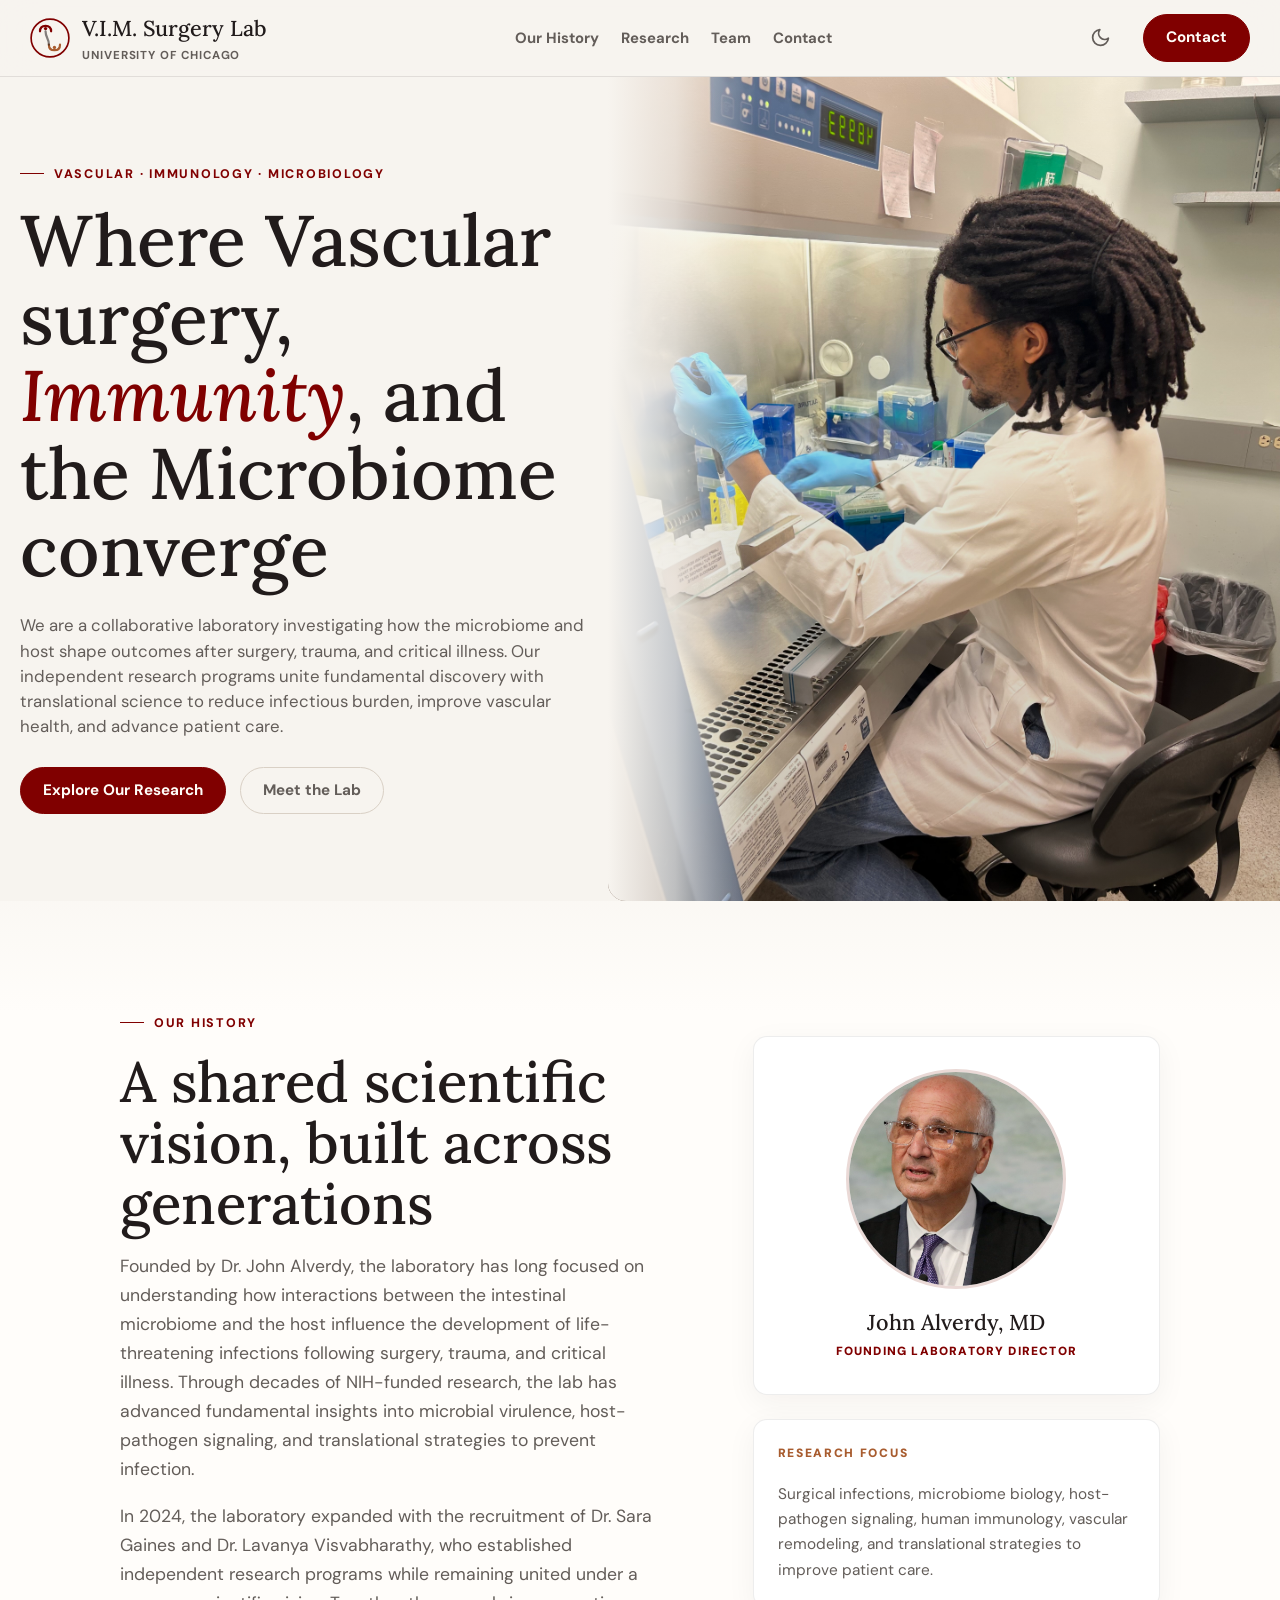
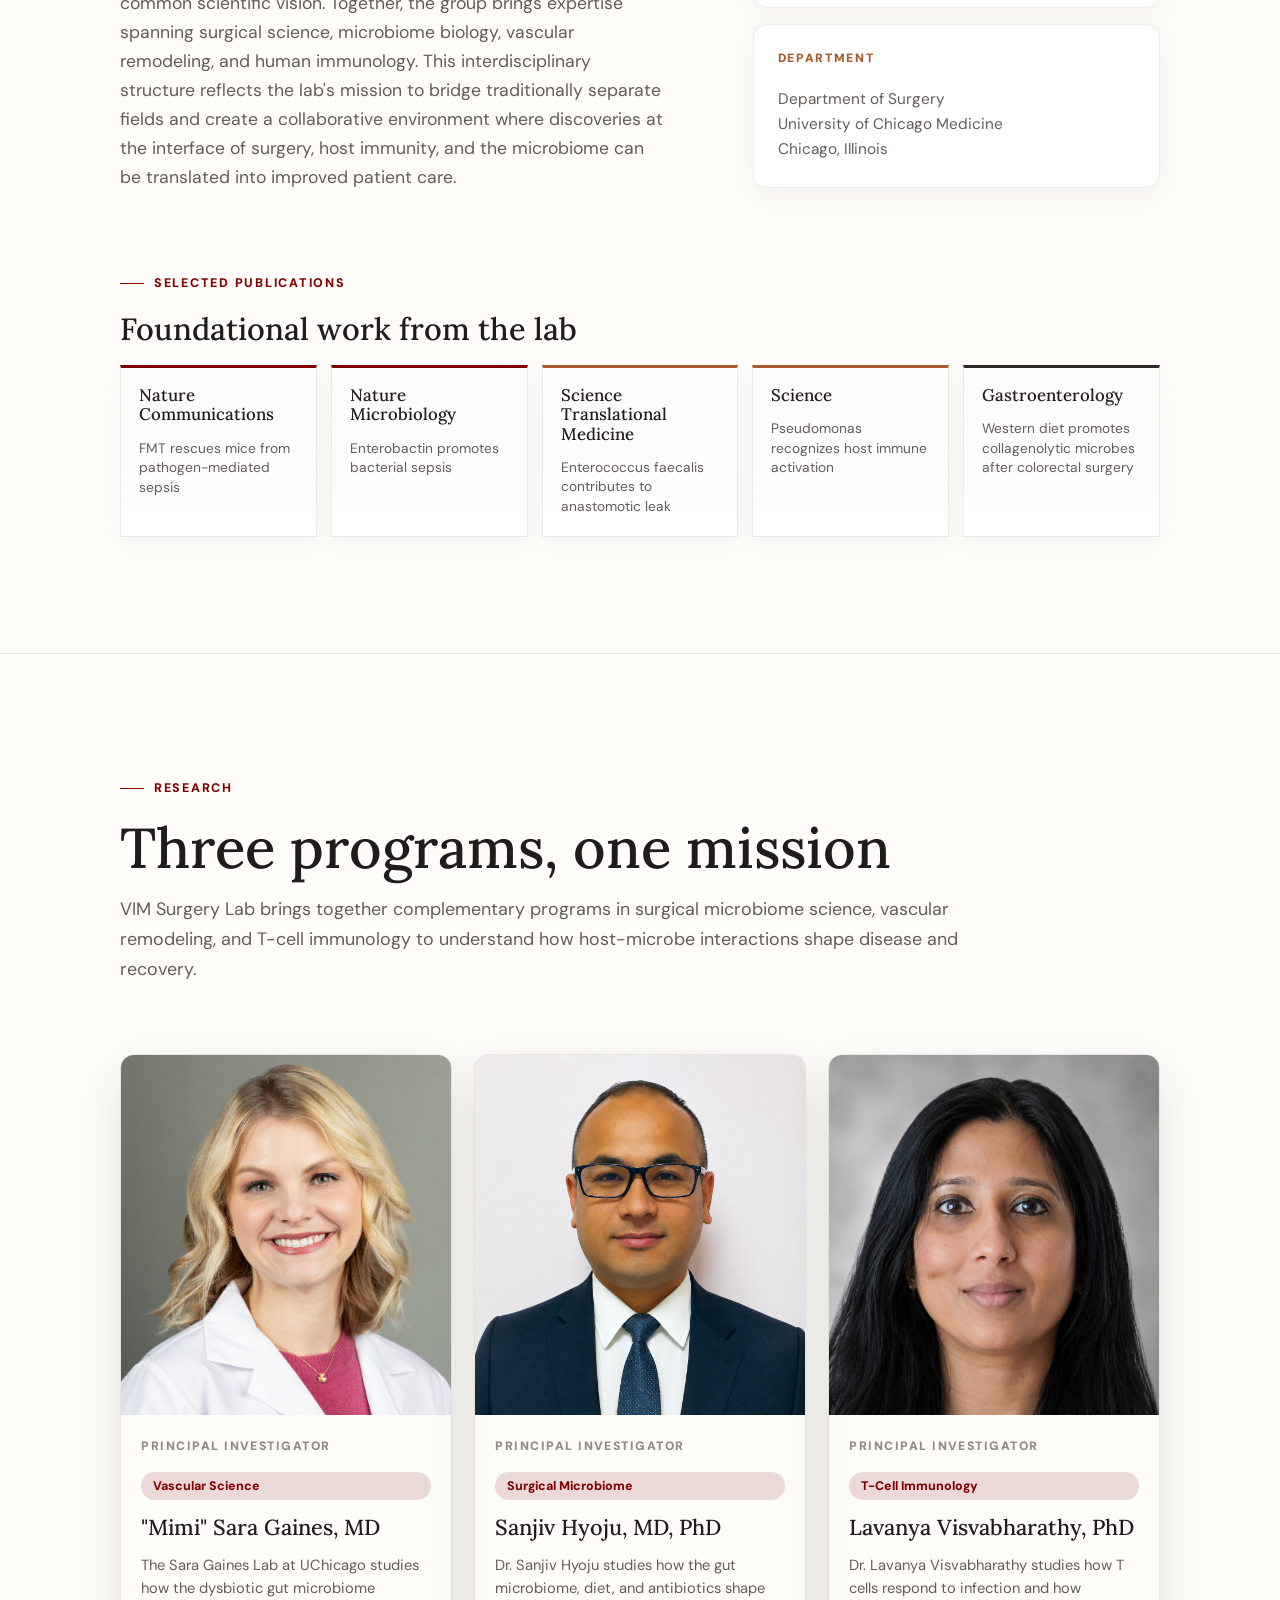
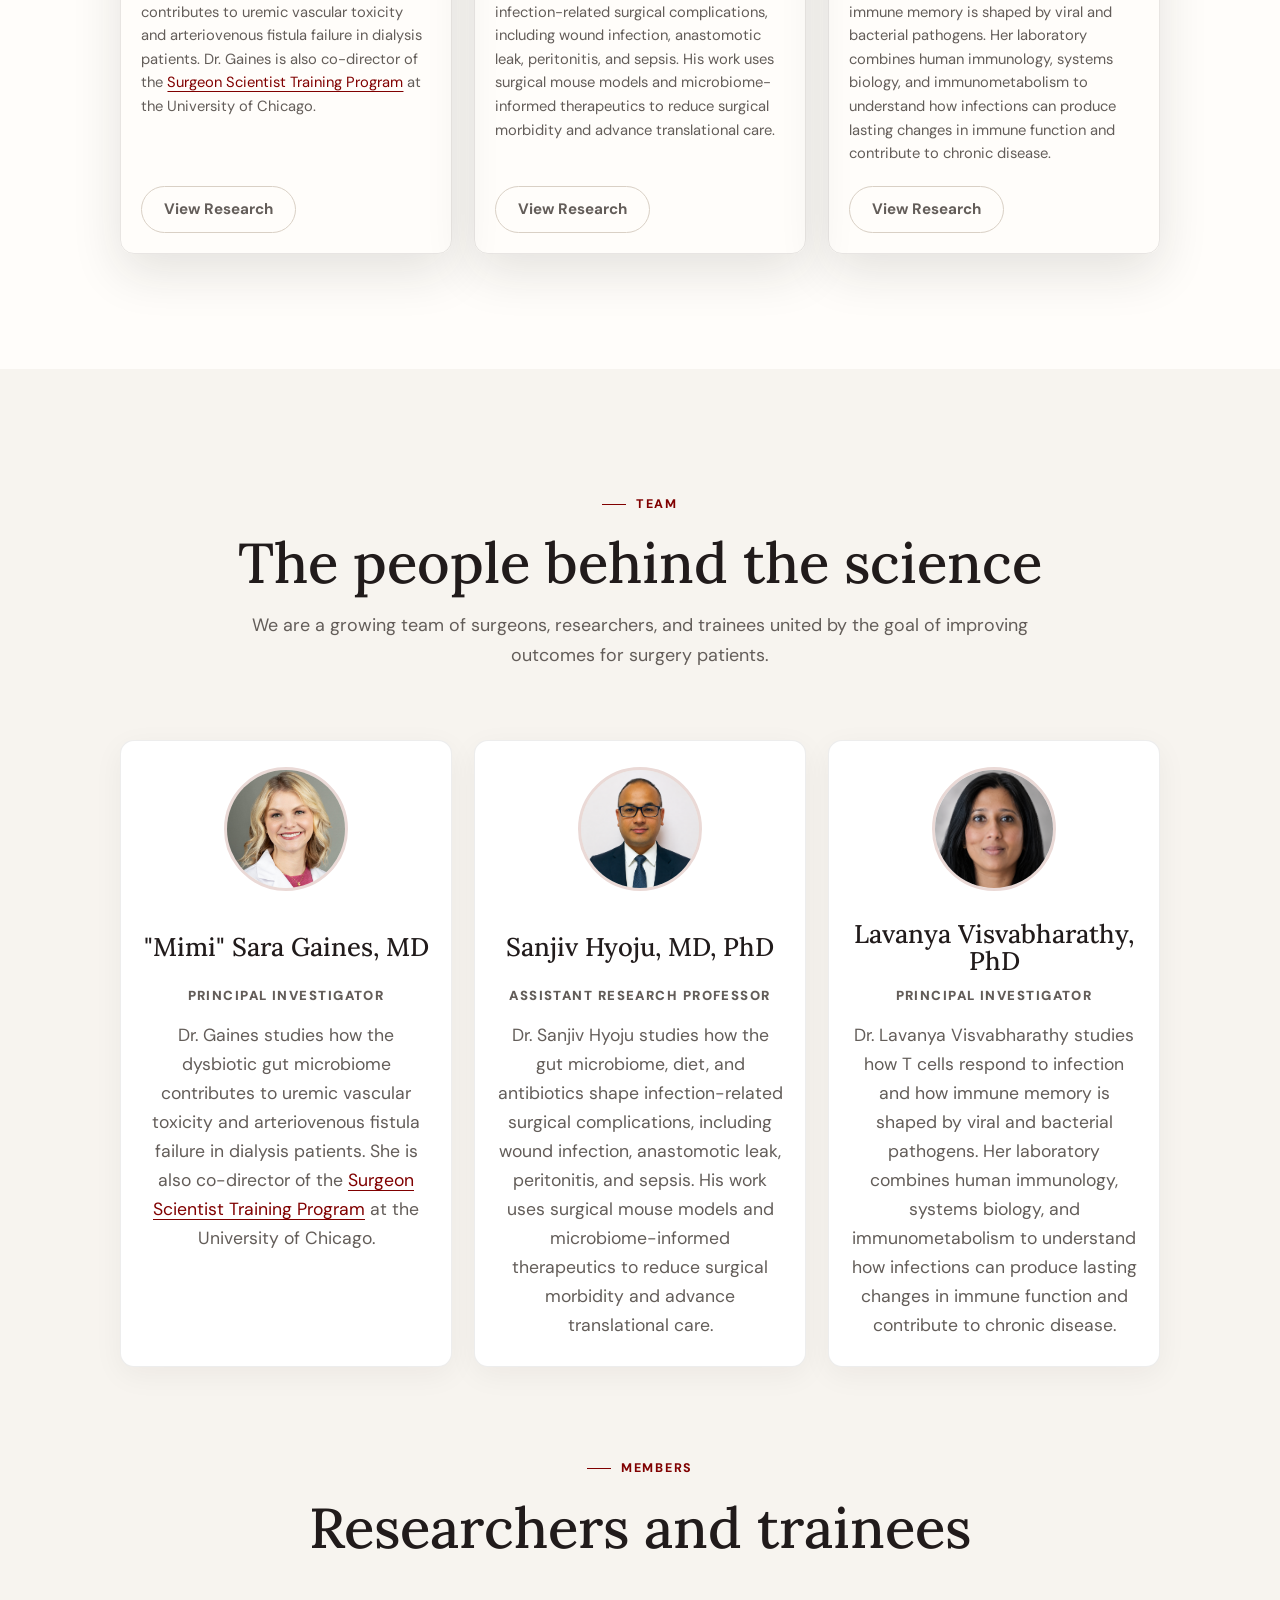
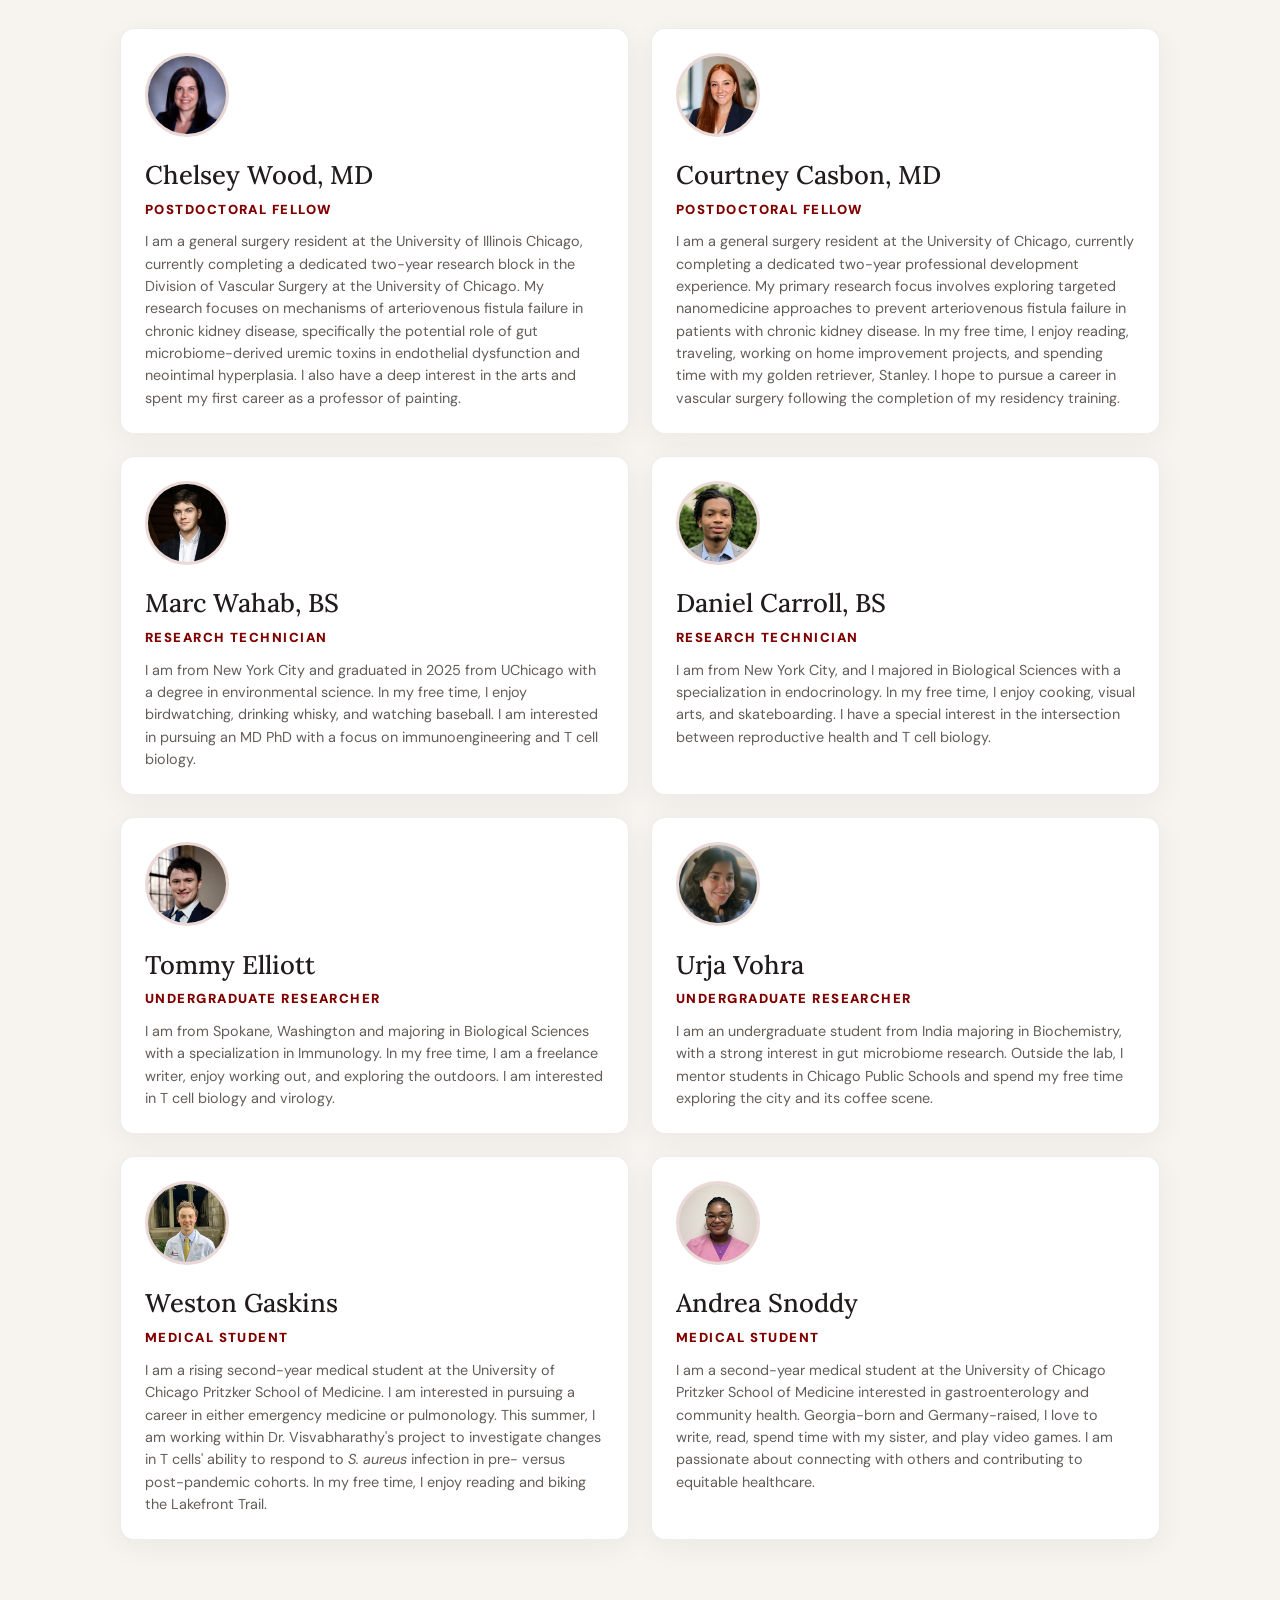
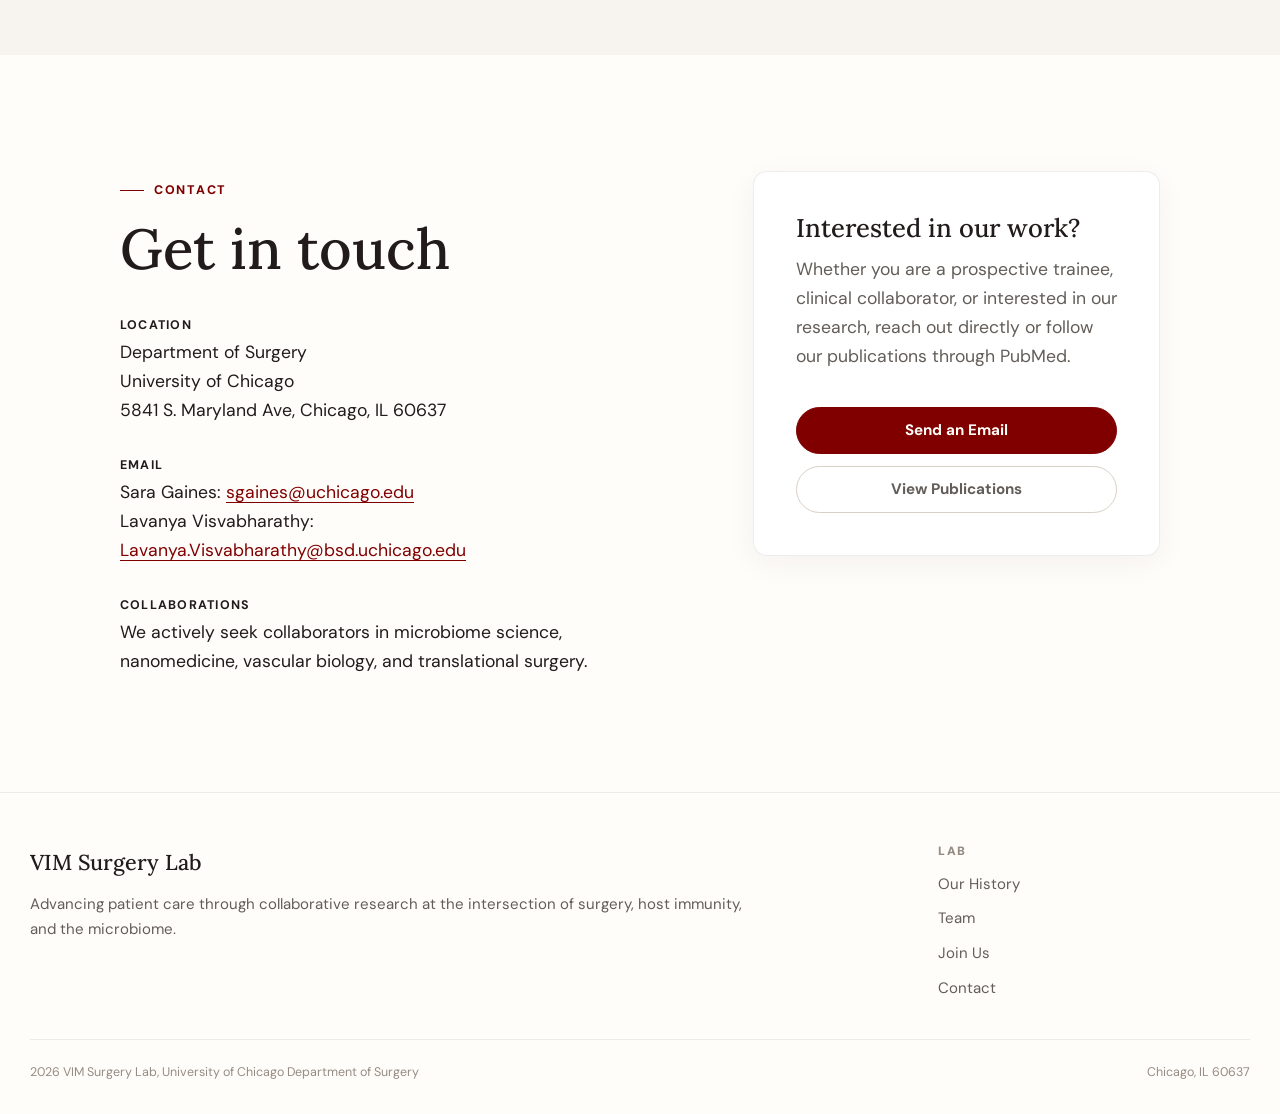
<file: index.html>
<!doctype html>
<html lang="en" data-theme="light">
  <head>
    <meta charset="utf-8">
    <meta name="viewport" content="width=device-width, initial-scale=1">
    <title>VIM Surgery Lab | University of Chicago Surgery Research</title>
    <meta
      name="description"
      content="VIM Surgery Lab (Vascular, Immunology, Microbiology) at the University of Chicago studies surgical microbiome science, vascular remodeling, T-cell immunology, and host-microbe interactions."
    >
    <link rel="canonical" href="https://vimsurgerylab.com/">
    <meta property="og:type" content="website">
    <meta property="og:site_name" content="VIM Surgery Lab">
    <meta property="og:title" content="VIM Surgery Lab | University of Chicago">
    <meta property="og:description" content="Vascular, Immunology, and Microbiology research at the University of Chicago Department of Surgery.">
    <meta property="og:url" content="https://vimsurgerylab.com/">
    <meta property="og:image" content="https://vimsurgerylab.com/Lab%20Website%20Materials/Website%20Images/Front%20Page/Lab%20Banner.jpeg">
    <meta name="twitter:card" content="summary_large_image">
    <meta name="twitter:title" content="VIM Surgery Lab | University of Chicago">
    <meta name="twitter:description" content="Vascular, Immunology, and Microbiology research at the University of Chicago Department of Surgery.">
    <meta name="twitter:image" content="https://vimsurgerylab.com/Lab%20Website%20Materials/Website%20Images/Front%20Page/Lab%20Banner.jpeg">
    <script type="application/ld+json">
      {
        "@context": "https://schema.org",
        "@type": "Organization",
        "name": "VIM Surgery Lab",
        "alternateName": "Vascular, Immunology, Microbiology Surgery Lab",
        "url": "https://vimsurgerylab.com/",
        "parentOrganization": {
          "@type": "CollegeOrUniversity",
          "name": "University of Chicago"
        },
        "department": "Department of Surgery",
        "description": "VIM Surgery Lab studies vascular biology, immunology, microbiology, surgical complications, and host-microbe interactions."
      }
    </script>
    <link rel="preconnect" href="https://fonts.googleapis.com">
    <link rel="preconnect" href="https://fonts.gstatic.com" crossorigin>
    <link href="https://fonts.googleapis.com/css2?family=DM+Sans:wght@300..700&family=Lora:wght@400..700&display=swap" rel="stylesheet">
    <link rel="stylesheet" href="styles.css">
  </head>
  <body>
    <nav class="mobile-nav" id="mobileNav" aria-label="Mobile navigation">
      <div class="mobile-nav-header">
        <span class="footer-logo">VIM Surgery Lab</span>
        <button class="icon-button" id="mobileNavClose" type="button" aria-label="Close navigation">
          <svg viewBox="0 0 24 24" aria-hidden="true"><path d="M18 6 6 18M6 6l12 12"/></svg>
        </button>
      </div>
      <a href="#about">Our History</a>
      <a href="#research">Research</a>
      <a href="#team">Team</a>
      <a href="#contact">Contact</a>
    </nav>

    <header class="site-header">
      <div class="container-wide nav-inner">
        <a class="nav-logo" href="#top" aria-label="VIM Surgery Lab home">
          <svg class="lab-mark" viewBox="0 0 36 36" aria-hidden="true">
            <circle cx="18" cy="18" r="17"/>
            <path class="mark-primary" d="M9 12q0-5 5-5t5 5"/>
            <path class="mark-accent" d="M17 24q0 5 5 5t5-5"/>
            <path class="mark-link" d="M14 12c0 6 3 6 3 12"/>
            <circle class="dot-primary" cx="14" cy="9.5" r="1.5"/>
            <circle class="dot-accent" cx="22" cy="26.5" r="1.5"/>
          </svg>
          <span>
            <strong>V.I.M. Surgery Lab</strong>
            <small>University of Chicago</small>
          </span>
        </a>

        <nav class="site-nav" aria-label="Primary navigation">
          <a href="#about">Our History</a>
          <a href="#research">Research</a>
          <a href="#team">Team</a>
          <a href="#contact">Contact</a>
        </nav>

        <div class="nav-actions">
          <button class="icon-button" data-theme-toggle type="button" aria-label="Switch color theme"></button>
          <a class="button nav-button" href="mailto:sgaines@uchicago.edu">Contact</a>
          <button class="icon-button mobile-menu-button" id="mobileMenuBtn" type="button" aria-expanded="false" aria-label="Open navigation">
            <svg viewBox="0 0 24 24" aria-hidden="true"><path d="M3 6h18M3 12h18M3 18h18"/></svg>
          </button>
        </div>
      </div>
    </header>

    <main id="top">
      <section class="hero">
        <div class="container hero-content reveal">
          <p class="eyebrow">Vascular &middot; Immunology &middot; Microbiology</p>
          <h1>Where Vascular surgery, <em>Immunity</em>, and the Microbiome converge</h1>
          <p class="hero-copy">
            We are a collaborative laboratory investigating how the microbiome and host shape outcomes after surgery, trauma, and critical illness. Our independent research programs unite fundamental discovery with translational science to reduce infectious burden, improve vascular health, and advance patient care.
          </p>
          <div class="hero-actions">
            <a class="button primary" href="#research">Explore Our Research</a>
            <a class="button secondary" href="#team">Meet the Lab</a>
          </div>
        </div>
        <figure class="hero-visual">
          <img src="Lab Website Materials/Website Images/Front Page/Lab Banner.jpeg" alt="VIM Surgery Lab members">
        </figure>
      </section>

      <section class="section about-section" id="about">
        <div class="container about-grid">
          <div class="reveal">
            <p class="eyebrow">Our History</p>
            <h2>A shared scientific vision, built across generations</h2>
            <p>
              Founded by Dr. John Alverdy, the laboratory has long focused on understanding how interactions between the intestinal microbiome and the host influence the development of life-threatening infections following surgery, trauma, and critical illness. Through decades of NIH-funded research, the lab has advanced fundamental insights into microbial virulence, host-pathogen signaling, and translational strategies to prevent infection.
            </p>
            <p>
              In 2024, the laboratory expanded with the recruitment of Dr. Sara Gaines and Dr. Lavanya Visvabharathy, who established independent research programs while remaining united under a common scientific vision. Together, the group brings expertise spanning surgical science, microbiome biology, vascular remodeling, and human immunology. This interdisciplinary structure reflects the lab's mission to bridge traditionally separate fields and create a collaborative environment where discoveries at the interface of surgery, host immunity, and the microbiome can be translated into improved patient care.
            </p>
          </div>

          <aside class="info-stack reveal">
            <figure class="history-founder">
              <img src="Lab Website Materials/Headshots/Alverdy Headshot.png" alt="John Alverdy, MD">
              <figcaption>
                <strong>John Alverdy, MD</strong>
                <span>Founding Laboratory Director</span>
              </figcaption>
            </figure>
            <article class="info-card">
              <span>Research Focus</span>
              <p>Surgical infections, microbiome biology, host-pathogen signaling, human immunology, vascular remodeling, and translational strategies to improve patient care.</p>
            </article>
            <article class="info-card">
              <span>Department</span>
              <p>Department of Surgery<br>University of Chicago Medicine<br>Chicago, Illinois</p>
            </article>
          </aside>
        </div>
        <div class="container history-publications reveal">
          <div class="history-publications-header">
            <p class="eyebrow">Selected Publications</p>
            <h3>Foundational work from the lab</h3>
          </div>
          <div class="publication-link-grid" aria-label="Selected publications">
            <a class="publication-link nature" href="https://www.nature.com/articles/s41467-020-15545-w" target="_blank" rel="noopener noreferrer" aria-label="Nature Communications paper: Fecal microbiota transplant rescues mice from human pathogen mediated sepsis by restoring systemic immunity">
              <span>
                <strong>Nature Communications</strong>
                <em>FMT rescues mice from pathogen-mediated sepsis</em>
              </span>
            </a>
            <a class="publication-link nature" href="https://www.nature.com/articles/s41564-024-01882-9" target="_blank" rel="noopener noreferrer" aria-label="Nature Microbiology paper: Enterobactin inhibits microbiota-dependent activation of AhR to promote bacterial sepsis in mice">
              <span>
                <strong>Nature Microbiology</strong>
                <em>Enterobactin promotes bacterial sepsis</em>
              </span>
            </a>
            <a class="publication-link science" href="https://www.science.org/doi/10.1126/scitranslmed.3010658" target="_blank" rel="noopener noreferrer" aria-label="Science Translational Medicine paper: Collagen degradation and MMP9 activation by Enterococcus faecalis contribute to intestinal anastomotic leak">
              <span>
                <strong>Science Translational Medicine</strong>
                <em>Enterococcus faecalis contributes to anastomotic leak</em>
              </span>
            </a>
            <a class="publication-link science" href="https://www.science.org/doi/full/10.1126/science.1112422" target="_blank" rel="noopener noreferrer" aria-label="Science paper: Recognition of host immune activation by Pseudomonas aeruginosa">
              <span>
                <strong>Science</strong>
                <em>Pseudomonas recognizes host immune activation</em>
              </span>
            </a>
            <a class="publication-link gastro" href="https://pubmed.ncbi.nlm.nih.gov/31655031/" target="_blank" rel="noopener noreferrer" aria-label="Gastroenterology paper: Western Diet Promotes Intestinal Colonization by Collagenolytic Microbes and Promotes Tumor Formation After Colorectal Surgery">
              <span>
                <strong>Gastroenterology</strong>
                <em>Western diet promotes collagenolytic microbes after colorectal surgery</em>
              </span>
            </a>
          </div>
        </div>
      </section>

      <section class="section section-alt" id="research">
        <div class="container">
          <div class="section-header reveal">
            <p class="eyebrow">Research</p>
            <h2>Three programs, one mission</h2>
            <p>
              VIM Surgery Lab brings together complementary programs in surgical microbiome science, vascular remodeling, and T-cell immunology to understand how host-microbe interactions shape disease and recovery.
            </p>
          </div>

          <div class="pi-research-grid">
            <article class="pi-research-card reveal">
              <figure class="pi-photo">
                <img class="pi-photo-img" src="Lab Website Materials/Headshots/Gaines Uncropped.jpg" alt='"Mimi" Sara Gaines, MD'>
                <figcaption>Principal Investigator</figcaption>
              </figure>
              <div class="pi-research-content">
                <span class="pi-role">Principal Investigator</span>
                <span class="project-tag">Vascular Science</span>
                <h3>"Mimi" Sara Gaines, MD</h3>
                <p>
                  The Sara Gaines Lab at UChicago studies how the dysbiotic gut microbiome contributes to uremic vascular toxicity and arteriovenous fistula failure in dialysis patients. Dr. Gaines is also co-director of the <a href="https://surgery.uchicago.edu/research/surgeon-scientist-training-program" target="_blank" rel="noopener noreferrer">Surgeon Scientist Training Program</a> at the University of Chicago.
                </p>
                <a class="button secondary card-button" href="/research-gaines">View Research</a>
              </div>
            </article>

            <article class="pi-research-card reveal">
              <figure class="pi-photo">
                <img class="pi-photo-img" src="Lab Website Materials/Headshots/Sanjiv AI Upscaled.png" alt="Sanjiv Hyoju headshot">
                <figcaption>Principal Investigator</figcaption>
              </figure>
              <div class="pi-research-content">
                <span class="pi-role">Principal Investigator</span>
                <span class="project-tag">Surgical Microbiome</span>
                <h3>Sanjiv Hyoju, MD, PhD</h3>
                <p>
                  Dr. Sanjiv Hyoju studies how the gut microbiome, diet, and antibiotics shape infection-related surgical complications, including wound infection, anastomotic leak, peritonitis, and sepsis. His work uses surgical mouse models and microbiome-informed therapeutics to reduce surgical morbidity and advance translational care.
                </p>
                <a class="button secondary card-button" href="research-pi-two.html">View Research</a>
              </div>
            </article>

            <article class="pi-research-card reveal">
              <figure class="pi-photo">
                <img class="pi-photo-img lavanya-photo" src="Lab Website Materials/Headshots/Lavanya Headshot.png" alt="Lavanya Visvabharathy headshot">
                <figcaption>Principal Investigator</figcaption>
              </figure>
              <div class="pi-research-content">
                <span class="pi-role">Principal Investigator</span>
                <span class="project-tag">T-Cell Immunology</span>
                <h3>Lavanya Visvabharathy, PhD</h3>
                <p>
                  Dr. Lavanya Visvabharathy studies how T cells respond to infection and how immune memory is shaped by viral and bacterial pathogens. Her laboratory combines human immunology, systems biology, and immunometabolism to understand how infections can produce lasting changes in immune function and contribute to chronic disease.
                </p>
                <a class="button secondary card-button" href="/research-visvabharathy">View Research</a>
              </div>
            </article>
          </div>
        </div>
      </section>

      <section class="section" id="team">
        <div class="container team-section">
          <div class="section-header reveal">
            <p class="eyebrow">Team</p>
            <h2>The people behind the science</h2>
            <p>We are a growing team of surgeons, researchers, and trainees united by the goal of improving outcomes for surgery patients.</p>
          </div>
          <div class="team-pi-grid">
            <article class="pi-card reveal">
              <img class="avatar avatar-img" src="Lab Website Materials/Headshots/Mimi-Headshot-2-1.jpeg" alt='"Mimi" Sara Gaines, MD'>
              <h3>"Mimi" Sara Gaines, MD</h3>
              <p class="person-title">Principal Investigator</p>
              <p>Dr. Gaines studies how the dysbiotic gut microbiome contributes to uremic vascular toxicity and arteriovenous fistula failure in dialysis patients. She is also co-director of the <a href="https://surgery.uchicago.edu/research/surgeon-scientist-training-program" target="_blank" rel="noopener noreferrer">Surgeon Scientist Training Program</a> at the University of Chicago.</p>
            </article>
            <article class="pi-card reveal">
              <img class="avatar avatar-img" src="Lab Website Materials/Headshots/Sanjiv AI Upscaled.png" alt="Sanjiv Hyoju headshot">
              <h3>Sanjiv Hyoju, MD, PhD</h3>
              <p class="person-title">Assistant Research Professor</p>
              <p>Dr. Sanjiv Hyoju studies how the gut microbiome, diet, and antibiotics shape infection-related surgical complications, including wound infection, anastomotic leak, peritonitis, and sepsis. His work uses surgical mouse models and microbiome-informed therapeutics to reduce surgical morbidity and advance translational care.</p>
            </article>
            <article class="pi-card reveal">
              <img class="avatar avatar-img lavanya-photo" src="Lab Website Materials/Headshots/Lavanya Headshot.png" alt="Lavanya Visvabharathy headshot">
              <h3>Lavanya Visvabharathy, PhD</h3>
              <p class="person-title">Principal Investigator</p>
              <p>Dr. Lavanya Visvabharathy studies how T cells respond to infection and how immune memory is shaped by viral and bacterial pathogens. Her laboratory combines human immunology, systems biology, and immunometabolism to understand how infections can produce lasting changes in immune function and contribute to chronic disease.</p>
            </article>
          </div>
          <div class="section-header team-member-header reveal">
            <p class="eyebrow">Members</p>
            <h2>Researchers and trainees</h2>
          </div>
          <div class="member-grid">
            <article class="member-card reveal">
              <img class="avatar avatar-img" src="Lab Website Materials/Headshots/Chelsey Headshot.jpg" alt="Chelsey Wood, MD">
              <h3>Chelsey Wood, MD</h3>
              <p class="person-title">Postdoctoral Fellow</p>
              <p class="member-bio">I am a general surgery resident at the University of Illinois Chicago, currently completing a dedicated two-year research block in the Division of Vascular Surgery at the University of Chicago. My research focuses on mechanisms of arteriovenous fistula failure in chronic kidney disease, specifically the potential role of gut microbiome-derived uremic toxins in endothelial dysfunction and neointimal hyperplasia. I also have a deep interest in the arts and spent my first career as a professor of painting.</p>
            </article>
            <article class="member-card reveal">
              <img class="avatar avatar-img" src="Lab Website Materials/Headshots/Courtney Headshot.jpeg" alt="Courtney Casbon, MD">
              <h3>Courtney Casbon, MD</h3>
              <p class="person-title">Postdoctoral Fellow</p>
              <p class="member-bio">I am a general surgery resident at the University of Chicago, currently completing a dedicated two-year professional development experience. My primary research focus involves exploring targeted nanomedicine approaches to prevent arteriovenous fistula failure in patients with chronic kidney disease. In my free time, I enjoy reading, traveling, working on home improvement projects, and spending time with my golden retriever, Stanley. I hope to pursue a career in vascular surgery following the completion of my residency training.</p>
            </article>
            <article class="member-card reveal">
              <img class="avatar avatar-img" src="Lab Website Materials/Headshots/Marc Wahab Headshot.jpg" alt="Marc Wahab, BS">
              <h3>Marc Wahab, BS</h3>
              <p class="person-title">Research Technician</p>
              <p class="member-bio">I am from New York City and graduated in 2025 from UChicago with a degree in environmental science. In my free time, I enjoy birdwatching, drinking whisky, and watching baseball. I am interested in pursuing an MD PhD with a focus on immunoengineering and T cell biology.</p>
            </article>
            <article class="member-card reveal">
              <img class="avatar avatar-img" src="Lab Website Materials/Headshots/Daniel Headshot.jpg" alt="Daniel Carroll, BS">
              <h3>Daniel Carroll, BS</h3>
              <p class="person-title">Research Technician</p>
              <p class="member-bio">I am from New York City, and I majored in Biological Sciences with a specialization in endocrinology. In my free time, I enjoy cooking, visual arts, and skateboarding. I have a special interest in the intersection between reproductive health and T cell biology.</p>
            </article>
            <article class="member-card reveal">
              <img class="avatar avatar-img" src="Lab Website Materials/Headshots/Tommy Headshot.jpg" alt="Tommy Elliott">
              <h3>Tommy Elliott</h3>
              <p class="person-title">Undergraduate Researcher</p>
              <p class="member-bio">I am from Spokane, Washington and majoring in Biological Sciences with a specialization in Immunology. In my free time, I am a freelance writer, enjoy working out, and exploring the outdoors. I am interested in T cell biology and virology.</p>
            </article>
            <article class="member-card reveal">
              <img class="avatar avatar-img" src="Lab Website Materials/Headshots/Urja Headshot Upright.jpg" alt="Urja Vohra">
              <h3>Urja Vohra</h3>
              <p class="person-title">Undergraduate Researcher</p>
              <p class="member-bio">I am an undergraduate student from India majoring in Biochemistry, with a strong interest in gut microbiome research. Outside the lab, I mentor students in Chicago Public Schools and spend my free time exploring the city and its coffee scene.</p>
            </article>
            <article class="member-card reveal">
              <img class="avatar avatar-img" src="Lab Website Materials/Headshots/Weston Headshot.jpg" alt="Weston Gaskins">
              <h3>Weston Gaskins</h3>
              <p class="person-title">Medical Student</p>
              <p class="member-bio">I am a rising second-year medical student at the University of Chicago Pritzker School of Medicine. I am interested in pursuing a career in either emergency medicine or pulmonology. This summer, I am working within Dr. Visvabharathy's project to investigate changes in T cells' ability to respond to <em>S. aureus</em> infection in pre- versus post-pandemic cohorts. In my free time, I enjoy reading and biking the Lakefront Trail.</p>
            </article>
            <article class="member-card reveal">
              <img class="avatar avatar-img" src="Lab Website Materials/Headshots/Andrea Headshot.jpg" alt="Andrea Snoddy">
              <h3>Andrea Snoddy</h3>
              <p class="person-title">Medical Student</p>
              <p class="member-bio">I am a second-year medical student at the University of Chicago Pritzker School of Medicine interested in gastroenterology and community health. Georgia-born and Germany-raised, I love to write, read, spend time with my sister, and play video games. I am passionate about connecting with others and contributing to equitable healthcare.</p>
            </article>
          </div>
        </div>
      </section>

      <section class="section section-alt" id="contact">
        <div class="container contact-grid">
          <div class="reveal">
            <p class="eyebrow">Contact</p>
            <h2>Get in touch</h2>
            <div class="contact-list">
              <p><strong>Location</strong><br>Department of Surgery<br>University of Chicago<br>5841 S. Maryland Ave, Chicago, IL 60637</p>
              <p>
                <strong>Email</strong><br>
                Sara Gaines: <a href="mailto:sgaines@uchicago.edu">sgaines@uchicago.edu</a><br>
                Lavanya Visvabharathy: <a href="mailto:Lavanya.Visvabharathy@bsd.uchicago.edu">Lavanya.Visvabharathy@bsd.uchicago.edu</a>
              </p>
              <p><strong>Collaborations</strong><br>We actively seek collaborators in microbiome science, nanomedicine, vascular biology, and translational surgery.</p>
            </div>
          </div>
          <aside class="contact-card reveal">
            <h3>Interested in our work?</h3>
            <p>Whether you are a prospective trainee, clinical collaborator, or interested in our research, reach out directly or follow our publications through PubMed.</p>
            <a class="button primary" href="mailto:sgaines@uchicago.edu">Send an Email</a>
            <a class="button secondary" href="https://www.ncbi.nlm.nih.gov/myncbi/sara.gaines.1/bibliography/public/" target="_blank" rel="noopener noreferrer">View Publications</a>
          </aside>
        </div>
      </section>
    </main>

    <footer class="site-footer">
      <div class="container-wide footer-grid">
        <div>
          <span class="footer-logo">VIM Surgery Lab</span>
          <p>Advancing patient care through collaborative research at the intersection of surgery, host immunity, and the microbiome.</p>
        </div>
        <nav aria-label="Footer lab links">
          <h2>Lab</h2>
          <a href="#about">Our History</a>
          <a href="#team">Team</a>
          <a href="#contact">Join Us</a>
          <a href="#contact">Contact</a>
        </nav>
      </div>
      <div class="container-wide footer-bottom">
        <span>2026 VIM Surgery Lab, University of Chicago Department of Surgery</span>
        <span>Chicago, IL 60637</span>
      </div>
    </footer>

    <script src="script.js"></script>
  </body>
</html>
</file>
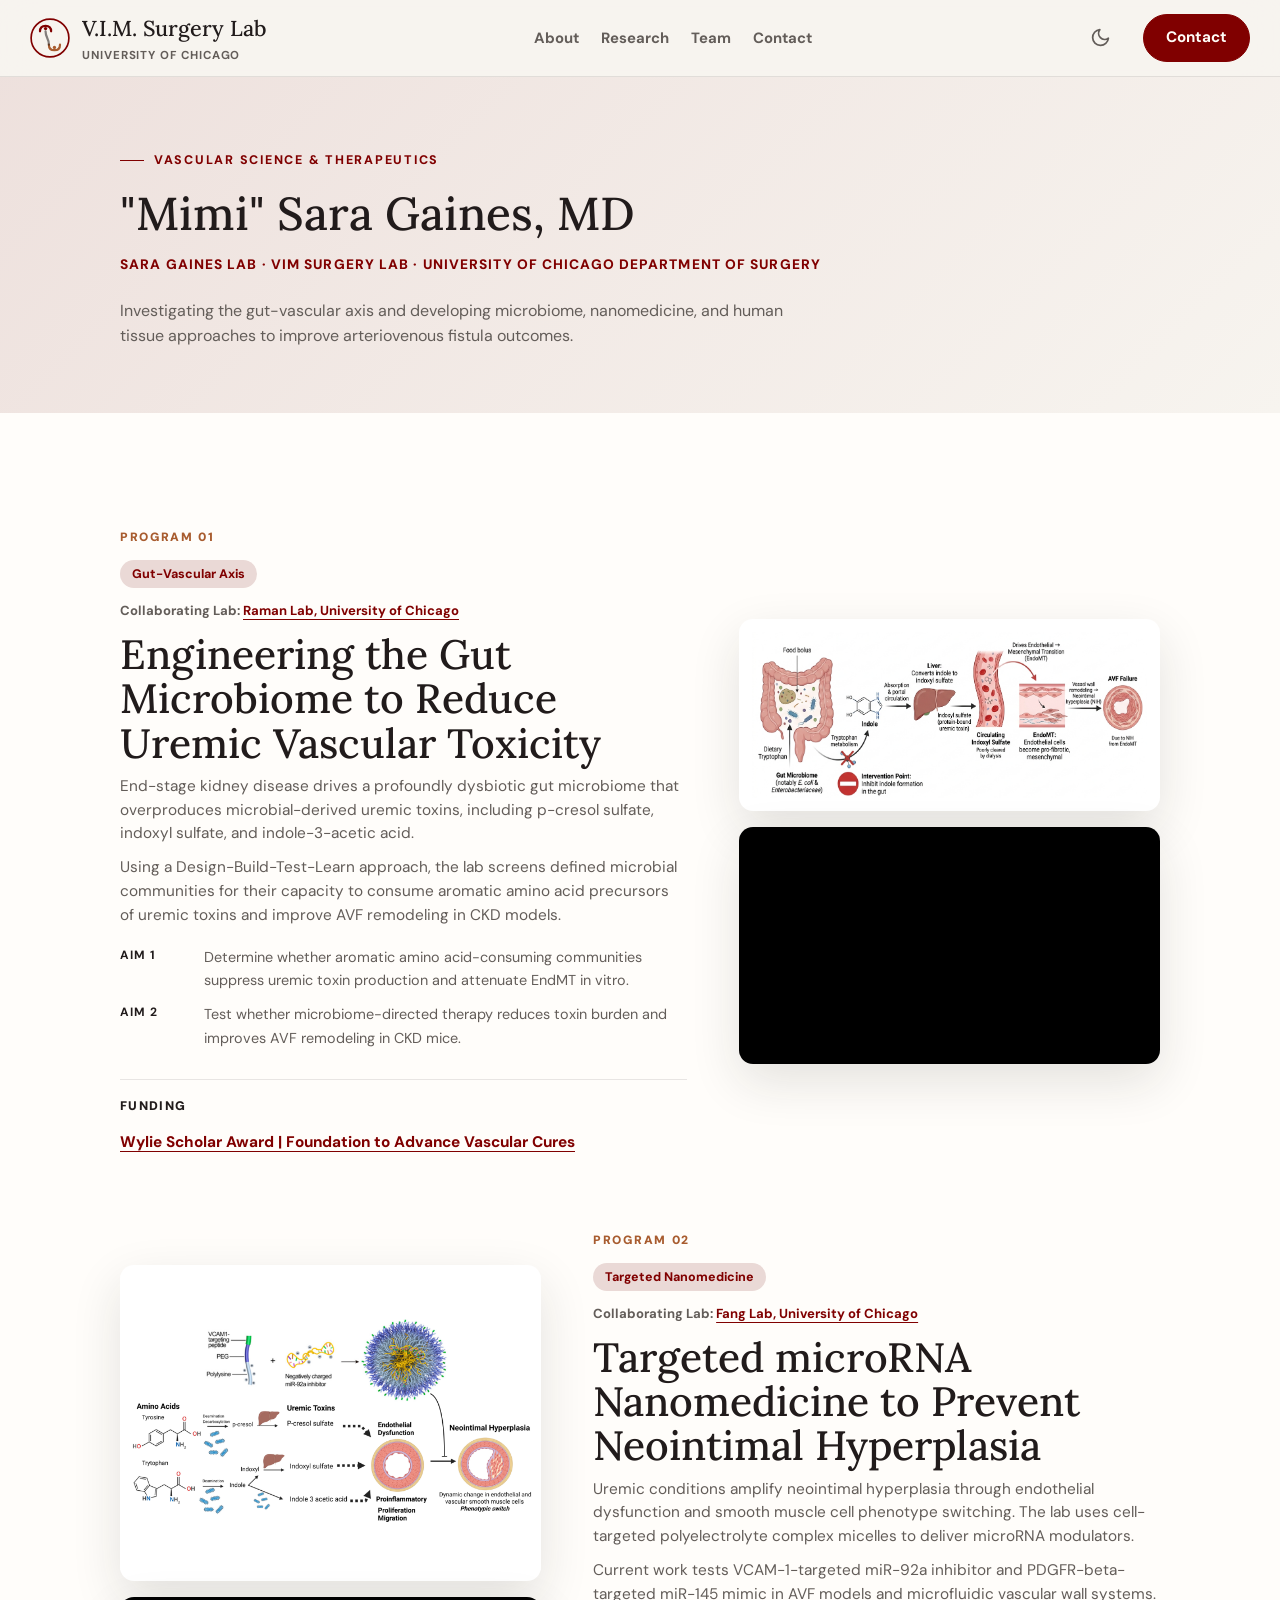
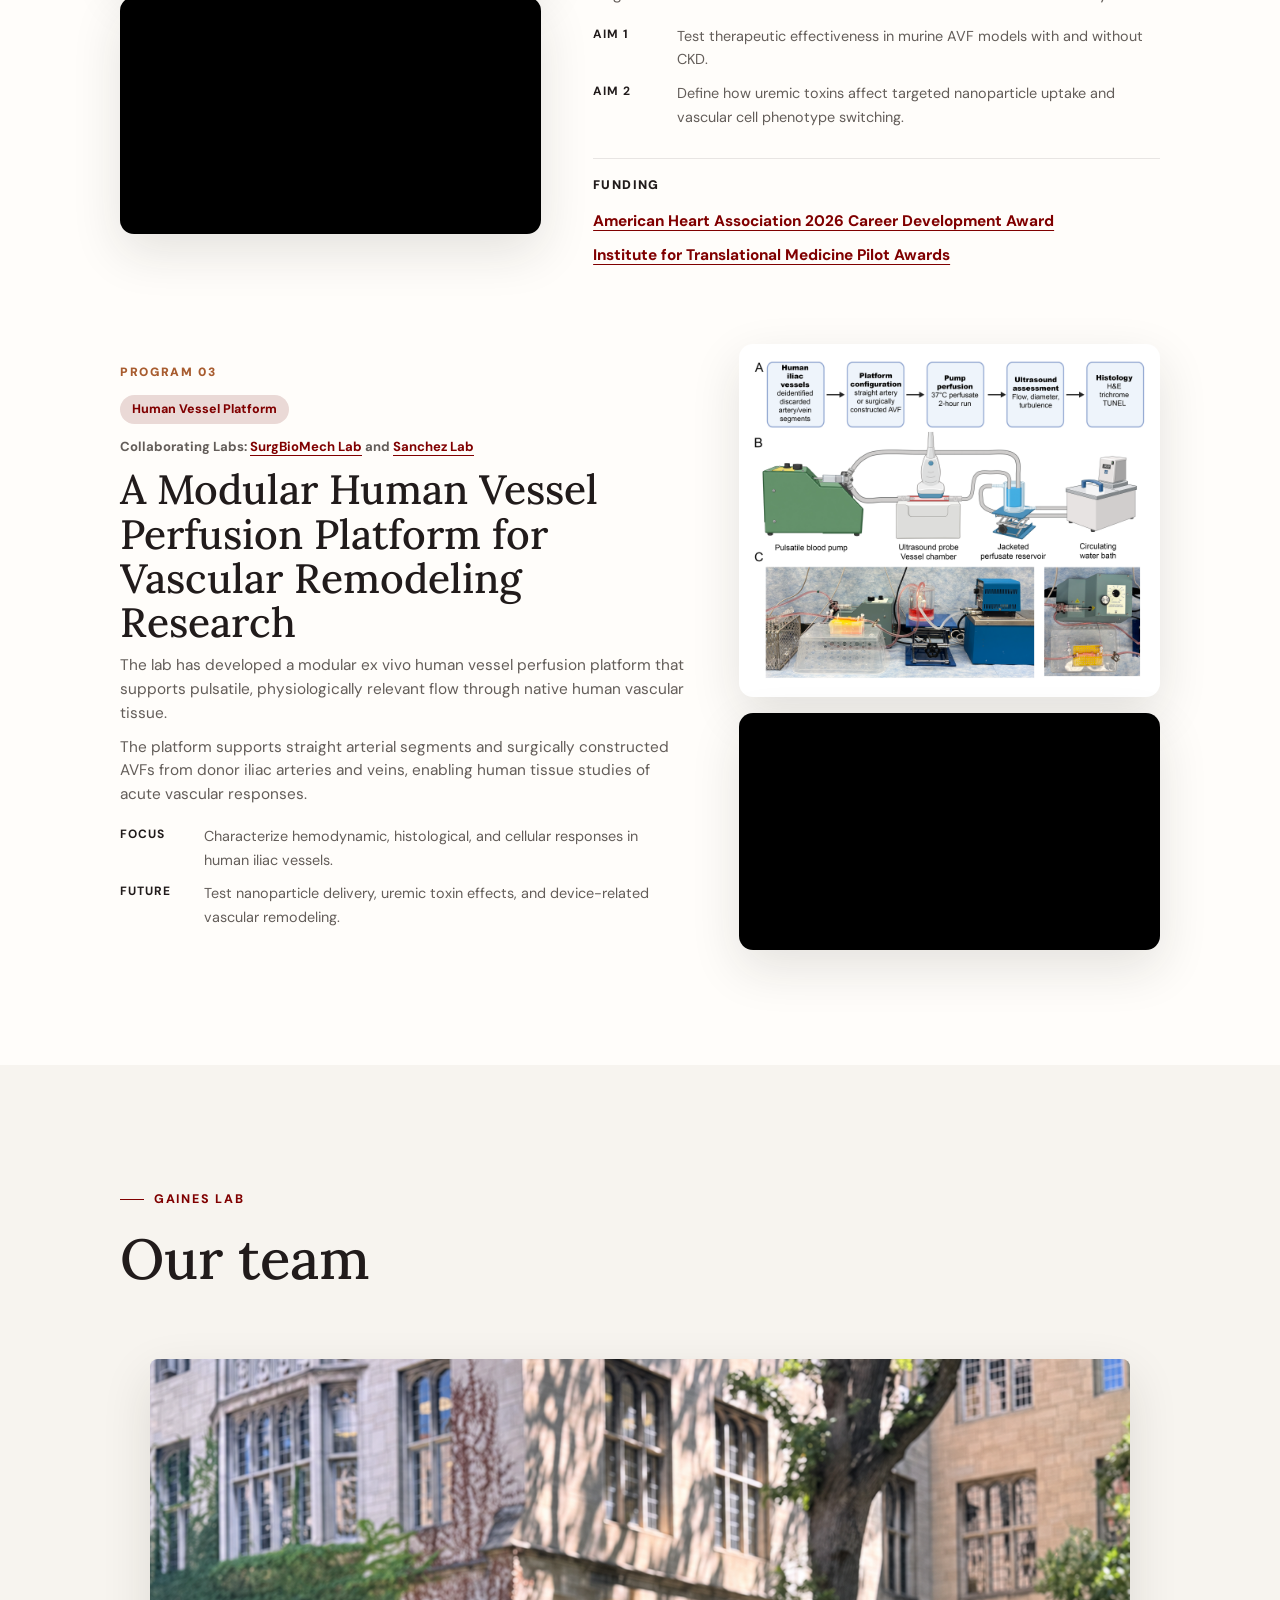
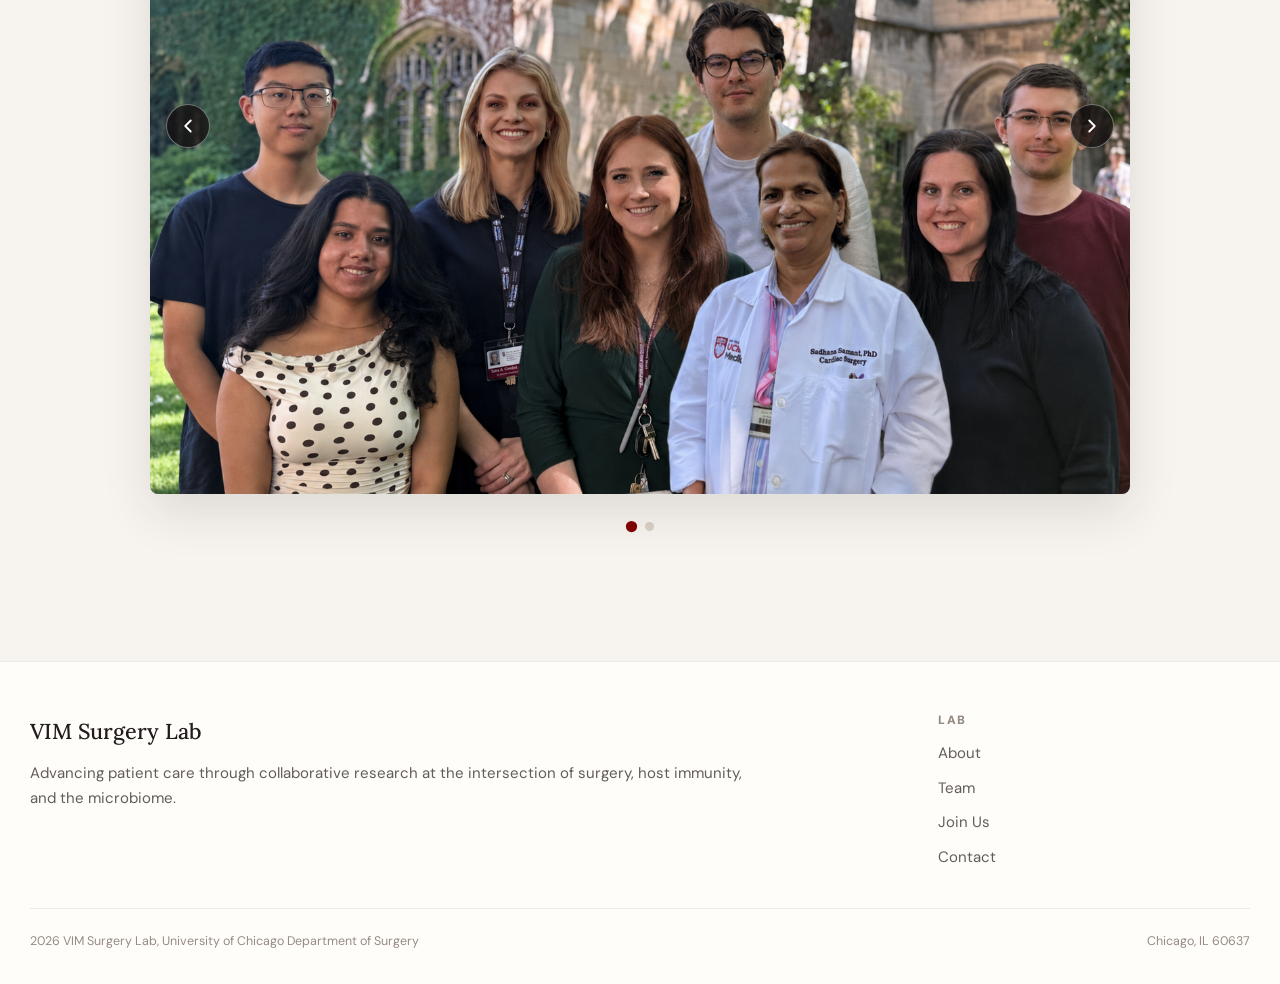
<file: research-gaines.html>
<!doctype html>
<html lang="en" data-theme="light">
  <head>
    <meta charset="utf-8">
    <meta name="viewport" content="width=device-width, initial-scale=1">
    <title>Sara Gaines Lab | UChicago Vascular Biology | VIM Surgery Lab</title>
    <meta name="description" content="The Sara Gaines Lab at UChicago studies vascular biology, arteriovenous fistula failure, uremic toxins, targeted nanomedicine, and human vessel perfusion models.">
    <link rel="canonical" href="https://vimsurgerylab.com/research-gaines">
    <meta property="og:type" content="article">
    <meta property="og:site_name" content="VIM Surgery Lab">
    <meta property="og:title" content="Sara Gaines Lab | UChicago | VIM Surgery Lab">
    <meta property="og:description" content="UChicago vascular biology research from the Sara Gaines Lab, including microbiome engineering, targeted nanomedicine, and human vessel perfusion.">
    <meta property="og:url" content="https://vimsurgerylab.com/research-gaines">
    <meta name="twitter:card" content="summary">
    <meta name="twitter:title" content="Sara Gaines Lab | UChicago | VIM Surgery Lab">
    <meta name="twitter:description" content="UChicago vascular biology research from the Sara Gaines Lab, including microbiome engineering, targeted nanomedicine, and human vessel perfusion.">
    <script type="application/ld+json">
      {
        "@context": "https://schema.org",
        "@type": "Person",
        "name": "\"Mimi\" Sara Gaines",
        "alternateName": ["Sara Gaines", "Mimi Gaines", "Gaines Lab", "Sara Gaines Lab"],
        "honorificSuffix": "MD",
        "jobTitle": "Assistant Professor of Surgery",
        "affiliation": {
          "@type": "CollegeOrUniversity",
          "name": "University of Chicago"
        },
        "worksFor": {
          "@type": "ResearchOrganization",
          "name": "VIM Surgery Lab",
          "url": "https://vimsurgerylab.com/"
        },
        "url": "https://vimsurgerylab.com/research-gaines",
        "knowsAbout": ["vascular biology", "arteriovenous fistula failure", "gut microbiome", "uremic toxins", "nanomedicine"]
      }
    </script>
    <link rel="preconnect" href="https://fonts.googleapis.com">
    <link rel="preconnect" href="https://fonts.gstatic.com" crossorigin>
    <link href="https://fonts.googleapis.com/css2?family=DM+Sans:wght@300..700&family=Lora:wght@400..700&display=swap" rel="stylesheet">
    <link rel="stylesheet" href="styles.css">
  </head>
  <body>
    <nav class="mobile-nav" id="mobileNav" aria-label="Mobile navigation">
      <div class="mobile-nav-header">
        <span class="footer-logo">VIM Surgery Lab</span>
        <button class="icon-button" id="mobileNavClose" type="button" aria-label="Close navigation">
          <svg viewBox="0 0 24 24" aria-hidden="true"><path d="M18 6 6 18M6 6l12 12"/></svg>
        </button>
      </div>
      <a href="index.html#about">About</a>
      <a href="index.html#research">Research</a>
      <a href="index.html#team">Team</a>
      <a href="index.html#contact">Contact</a>
    </nav>

    <header class="site-header">
      <div class="container-wide nav-inner">
        <a class="nav-logo" href="index.html#top" aria-label="VIM Surgery Lab home">
          <svg class="lab-mark" viewBox="0 0 36 36" aria-hidden="true">
            <circle cx="18" cy="18" r="17"/>
            <path class="mark-primary" d="M9 12q0-5 5-5t5 5"/>
            <path class="mark-accent" d="M17 24q0 5 5 5t5-5"/>
            <path class="mark-link" d="M14 12c0 6 3 6 3 12"/>
            <circle class="dot-primary" cx="14" cy="9.5" r="1.5"/>
            <circle class="dot-accent" cx="22" cy="26.5" r="1.5"/>
          </svg>
          <span>
            <strong>V.I.M. Surgery Lab</strong>
            <small>University of Chicago</small>
          </span>
        </a>
        <nav class="site-nav" aria-label="Primary navigation">
          <a href="index.html#about">About</a>
          <a href="index.html#research">Research</a>
          <a href="index.html#team">Team</a>
          <a href="index.html#contact">Contact</a>
        </nav>
        <div class="nav-actions">
          <button class="icon-button" data-theme-toggle type="button" aria-label="Switch color theme"></button>
          <a class="button nav-button" href="mailto:sgaines@uchicago.edu">Contact</a>
          <button class="icon-button mobile-menu-button" id="mobileMenuBtn" type="button" aria-expanded="false" aria-label="Open navigation">
            <svg viewBox="0 0 24 24" aria-hidden="true"><path d="M3 6h18M3 12h18M3 18h18"/></svg>
          </button>
        </div>
      </div>
    </header>

    <main>
      <section class="section page-title">
        <div class="container reveal">
          <p class="eyebrow">Vascular Science &amp; Therapeutics</p>
          <h1>"Mimi" Sara Gaines, MD</h1>
          <p class="page-affiliation">Sara Gaines Lab · VIM Surgery Lab · University of Chicago Department of Surgery</p>
          <p class="hero-copy">
            Investigating the gut-vascular axis and developing microbiome, nanomedicine, and human tissue approaches to improve arteriovenous fistula outcomes.
          </p>
        </div>
      </section>

      <section class="section section-alt research-detail-section">
        <div class="container project-list">
          <article class="project reveal">
            <div class="project-content">
              <span class="project-number">Program 01</span>
              <span class="project-tag">Gut-Vascular Axis</span>
              <p class="collab">Collaborating Lab: <a href="https://ramanlab.net" target="_blank" rel="noopener noreferrer">Raman Lab, University of Chicago</a></p>
              <h2>Engineering the Gut Microbiome to Reduce Uremic Vascular Toxicity</h2>
              <p>
                End-stage kidney disease drives a profoundly dysbiotic gut microbiome that overproduces microbial-derived uremic toxins, including p-cresol sulfate, indoxyl sulfate, and indole-3-acetic acid.
              </p>
              <p>
                Using a Design-Build-Test-Learn approach, the lab screens defined microbial communities for their capacity to consume aromatic amino acid precursors of uremic toxins and improve AVF remodeling in CKD models.
              </p>
              <ul class="aims">
                <li><strong>Aim 1</strong> Determine whether aromatic amino acid-consuming communities suppress uremic toxin production and attenuate EndMT in vitro.</li>
                <li><strong>Aim 2</strong> Test whether microbiome-directed therapy reduces toxin burden and improves AVF remodeling in CKD mice.</li>
              </ul>
              <div class="funding-placeholder">
                <h3>Funding</h3>
                <p><a href="https://www.vascularcures.org/science-research-awards" target="_blank" rel="noopener noreferrer">Wylie Scholar Award | Foundation to Advance Vascular Cures</a></p>
              </div>
            </div>
            <div class="project-media-stack">
              <figure class="project-visual project-figure project-figure-natural">
                <img src="Lab Website Materials/Website Images/Gaines Research Page/CKD Gut DMC.png" alt="Diagram showing how gut microbial indole production leads to circulating indoxyl sulfate, vascular remodeling, and arteriovenous fistula failure">
              </figure>
              <div class="project-video">
                <iframe src="https://www.youtube-nocookie.com/embed/aYR2d64jTd8" title="Wylie Scholar Award video" loading="lazy" allow="accelerometer; autoplay; clipboard-write; encrypted-media; gyroscope; picture-in-picture; web-share" referrerpolicy="strict-origin-when-cross-origin" allowfullscreen></iframe>
              </div>
            </div>
          </article>

          <article class="project reverse reveal">
            <div class="project-content">
              <span class="project-number">Program 02</span>
              <span class="project-tag">Targeted Nanomedicine</span>
              <p class="collab">Collaborating Lab: <a href="https://biologicalsciences.uchicago.edu/faculty/yun-fang-0" target="_blank" rel="noopener noreferrer">Fang Lab, University of Chicago</a></p>
              <h2>Targeted microRNA Nanomedicine to Prevent Neointimal Hyperplasia</h2>
              <p>Uremic conditions amplify neointimal hyperplasia through endothelial dysfunction and smooth muscle cell phenotype switching. The lab uses cell-targeted polyelectrolyte complex micelles to deliver microRNA modulators.</p>
              <p>Current work tests VCAM-1-targeted miR-92a inhibitor and PDGFR-beta-targeted miR-145 mimic in AVF models and microfluidic vascular wall systems.</p>
              <ul class="aims">
                <li><strong>Aim 1</strong> Test therapeutic effectiveness in murine AVF models with and without CKD.</li>
                <li><strong>Aim 2</strong> Define how uremic toxins affect targeted nanoparticle uptake and vascular cell phenotype switching.</li>
              </ul>
              <div class="funding-placeholder">
                <h3>Funding</h3>
                <p><a href="https://professional.heart.org/en/research-programs/aha-funding-opportunities/career-development-award" target="_blank" rel="noopener noreferrer">American Heart Association 2026 Career Development Award</a></p>
                <p><a href="https://chicagoitm.org/itm-pilot-awards/" target="_blank" rel="noopener noreferrer">Institute for Translational Medicine Pilot Awards</a></p>
              </div>
            </div>
            <div class="project-media-stack">
              <figure class="project-visual project-figure">
                <img src="Lab Website Materials/Website Images/Gaines Research Page/Updated miRNA.jpeg" alt="Updated miRNA nanomedicine project figure">
              </figure>
              <div class="project-video">
                <iframe src="https://www.youtube-nocookie.com/embed/9DwnZRfYFNE" title="Keeping the Dialysis Flowing" loading="lazy" allow="accelerometer; autoplay; clipboard-write; encrypted-media; gyroscope; picture-in-picture; web-share" referrerpolicy="strict-origin-when-cross-origin" allowfullscreen></iframe>
              </div>
            </div>
          </article>

          <article class="project reveal">
            <div class="project-content">
              <span class="project-number">Program 03</span>
              <span class="project-tag">Human Vessel Platform</span>
              <p class="collab">Collaborating Labs: <a href="https://surgbiomech.uchicago.edu" target="_blank" rel="noopener noreferrer">SurgBioMech Lab</a> and <a href="https://www.uchicagomedicine.org/find-a-physician/physician/pablo-sanchez" target="_blank" rel="noopener noreferrer">Sanchez Lab</a></p>
              <h2>A Modular Human Vessel Perfusion Platform for Vascular Remodeling Research</h2>
              <p>The lab has developed a modular ex vivo human vessel perfusion platform that supports pulsatile, physiologically relevant flow through native human vascular tissue.</p>
              <p>The platform supports straight arterial segments and surgically constructed AVFs from donor iliac arteries and veins, enabling human tissue studies of acute vascular responses.</p>
              <ul class="aims">
                <li><strong>Focus</strong> Characterize hemodynamic, histological, and cellular responses in human iliac vessels.</li>
                <li><strong>Future</strong> Test nanoparticle delivery, uremic toxin effects, and device-related vascular remodeling.</li>
              </ul>
            </div>
            <div class="project-media-stack">
              <figure class="project-visual project-figure project-figure-natural project-figure-compact">
                <img src="Lab Website Materials/Website Images/Gaines Research Page/Figure 1.png" alt="Human vessel perfusion workflow, circuit schematic, and experimental platform photographs">
              </figure>
              <div class="project-video">
                <iframe src="https://www.youtube-nocookie.com/embed/hzReeLky33Q" title="Perfusion circuit video" loading="lazy" allow="accelerometer; autoplay; clipboard-write; encrypted-media; gyroscope; picture-in-picture; web-share" referrerpolicy="strict-origin-when-cross-origin" allowfullscreen></iframe>
              </div>
            </div>
          </article>
        </div>
      </section>

      <section class="section lab-gallery-section" aria-labelledby="gaines-lab-gallery-title">
        <div class="container">
          <div class="section-header reveal">
            <p class="eyebrow">Gaines Lab</p>
            <h2 id="gaines-lab-gallery-title">Our team</h2>
          </div>
          <div class="lab-carousel reveal" data-lab-carousel aria-roledescription="carousel" aria-label="Gaines Lab team photos">
            <div class="lab-carousel-viewport">
              <div class="lab-carousel-track">
                <figure class="lab-carousel-slide" data-carousel-slide aria-label="1 of 2">
                  <img src="Lab Website Materials/Website Images/Gaines Research Page/Gaines Lab Picture.png" alt="Members of the Gaines Lab gathered outdoors on the University of Chicago campus">
                </figure>
                <figure class="lab-carousel-slide" data-carousel-slide aria-label="2 of 2" aria-hidden="true">
                  <img src="Lab Website Materials/Website Images/Gaines Research Page/Gaines Silly Lab Picture.jpg" alt="Members of the Gaines Lab posing playfully outdoors on the University of Chicago campus">
                </figure>
              </div>
              <button class="carousel-button carousel-button-prev" type="button" data-carousel-prev aria-label="Show previous lab photo">
                <svg viewBox="0 0 24 24" aria-hidden="true"><path d="m15 18-6-6 6-6"/></svg>
              </button>
              <button class="carousel-button carousel-button-next" type="button" data-carousel-next aria-label="Show next lab photo">
                <svg viewBox="0 0 24 24" aria-hidden="true"><path d="m9 18 6-6-6-6"/></svg>
              </button>
            </div>
            <div class="lab-carousel-footer">
              <div class="carousel-dots" role="group" aria-label="Choose a lab photo">
                <button class="carousel-dot active" type="button" data-carousel-dot="0" aria-label="Show lab photo 1" aria-current="true"></button>
                <button class="carousel-dot" type="button" data-carousel-dot="1" aria-label="Show lab photo 2"></button>
              </div>
              <p class="carousel-status" data-carousel-status aria-live="polite">Photo 1 of 2</p>
            </div>
          </div>
        </div>
      </section>
    </main>

    <footer class="site-footer">
      <div class="container-wide footer-grid">
        <div>
          <span class="footer-logo">VIM Surgery Lab</span>
          <p>Advancing patient care through collaborative research at the intersection of surgery, host immunity, and the microbiome.</p>
        </div>
        <nav aria-label="Footer lab links">
          <h2>Lab</h2>
          <a href="index.html#about">About</a>
          <a href="index.html#team">Team</a>
          <a href="index.html#contact">Join Us</a>
          <a href="index.html#contact">Contact</a>
        </nav>
      </div>
      <div class="container-wide footer-bottom">
        <span>2026 VIM Surgery Lab, University of Chicago Department of Surgery</span>
        <span>Chicago, IL 60637</span>
      </div>
    </footer>

    <script src="script.js"></script>
  </body>
</html>
</file>
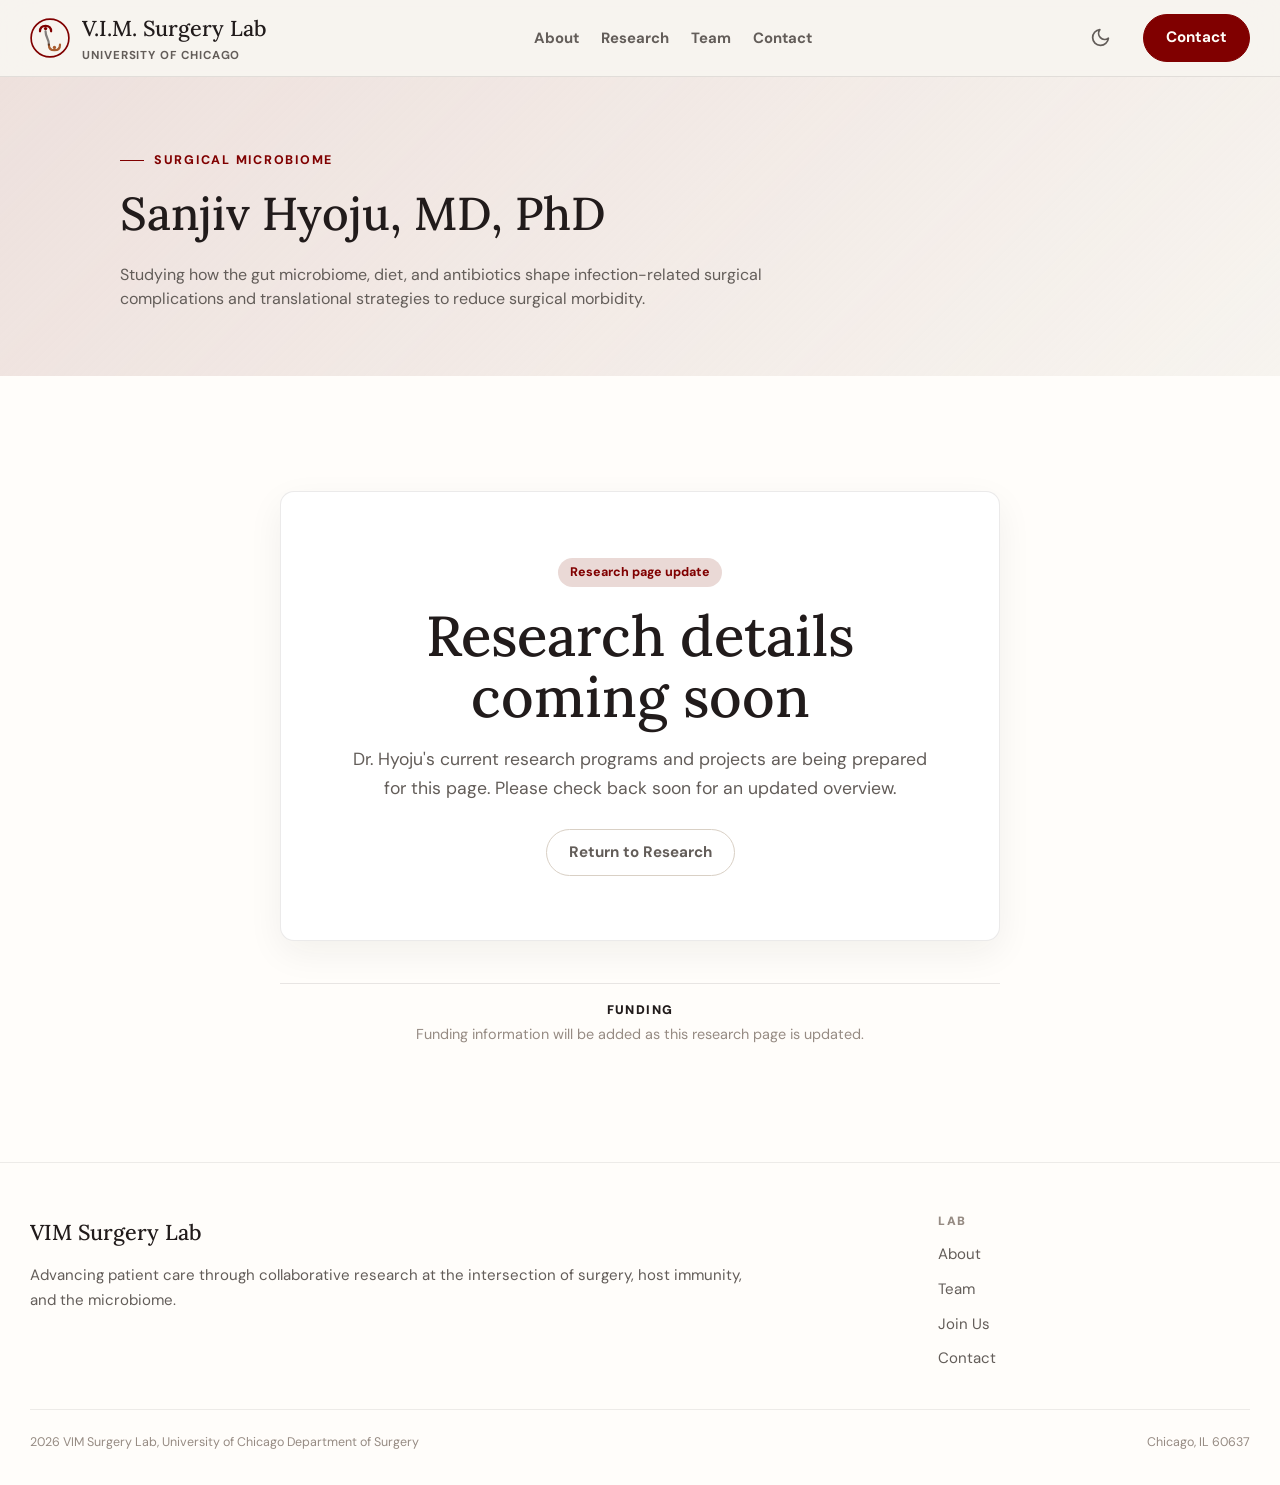
<file: research-pi-two.html>
<!doctype html>
<html lang="en" data-theme="light">
  <head>
    <meta charset="utf-8">
    <meta name="viewport" content="width=device-width, initial-scale=1">
    <title>Sanjiv Hyoju Lab | UChicago Surgical Microbiome | VIM Surgery Lab</title>
    <meta name="description" content="The Sanjiv Hyoju Lab at UChicago studies the gut microbiome, diet, antibiotics, polyphosphate therapeutics, and infection-related surgical complications.">
    <link rel="canonical" href="https://vimsurgerylab.com/research-pi-two.html">
    <meta property="og:type" content="article">
    <meta property="og:site_name" content="VIM Surgery Lab">
    <meta property="og:title" content="Sanjiv Hyoju Lab | UChicago | VIM Surgery Lab">
    <meta property="og:description" content="UChicago surgical microbiome research on infection-related complications, diet, antibiotics, and translational therapeutics.">
    <meta property="og:url" content="https://vimsurgerylab.com/research-pi-two.html">
    <meta name="twitter:card" content="summary">
    <meta name="twitter:title" content="Sanjiv Hyoju Lab | UChicago | VIM Surgery Lab">
    <meta name="twitter:description" content="UChicago surgical microbiome research on infection-related complications, diet, antibiotics, and translational therapeutics.">
    <script type="application/ld+json">
      {
        "@context": "https://schema.org",
        "@type": "Person",
        "name": "Sanjiv Hyoju",
        "alternateName": ["Sanjiv K. Hyoju", "Sanjiv Hyoju Lab", "Hyoju Lab"],
        "honorificSuffix": "MD, PhD",
        "jobTitle": "Assistant Research Professor",
        "affiliation": {
          "@type": "CollegeOrUniversity",
          "name": "University of Chicago"
        },
        "worksFor": {
          "@type": "ResearchOrganization",
          "name": "VIM Surgery Lab",
          "url": "https://vimsurgerylab.com/"
        },
        "url": "https://vimsurgerylab.com/research-pi-two.html",
        "knowsAbout": ["surgical microbiome", "gut microbiome", "infection-related surgical complications", "polyphosphate therapeutics", "sepsis"]
      }
    </script>
    <link rel="preconnect" href="https://fonts.googleapis.com">
    <link rel="preconnect" href="https://fonts.gstatic.com" crossorigin>
    <link href="https://fonts.googleapis.com/css2?family=DM+Sans:wght@300..700&family=Lora:wght@400..700&display=swap" rel="stylesheet">
    <link rel="stylesheet" href="styles.css">
  </head>
  <body>
    <nav class="mobile-nav" id="mobileNav" aria-label="Mobile navigation">
      <div class="mobile-nav-header">
        <span class="footer-logo">VIM Surgery Lab</span>
        <button class="icon-button" id="mobileNavClose" type="button" aria-label="Close navigation">
          <svg viewBox="0 0 24 24" aria-hidden="true"><path d="M18 6 6 18M6 6l12 12"/></svg>
        </button>
      </div>
      <a href="index.html#about">About</a>
      <a href="index.html#research">Research</a>
      <a href="index.html#team">Team</a>
      <a href="index.html#contact">Contact</a>
    </nav>

    <header class="site-header">
      <div class="container-wide nav-inner">
        <a class="nav-logo" href="index.html#top" aria-label="VIM Surgery Lab home">
          <svg class="lab-mark" viewBox="0 0 36 36" aria-hidden="true">
            <circle cx="18" cy="18" r="17"/>
            <path class="mark-primary" d="M9 12q0-5 5-5t5 5"/>
            <path class="mark-accent" d="M17 24q0 5 5 5t5-5"/>
            <path class="mark-link" d="M14 12c0 6 3 6 3 12"/>
            <circle class="dot-primary" cx="14" cy="9.5" r="1.5"/>
            <circle class="dot-accent" cx="22" cy="26.5" r="1.5"/>
          </svg>
          <span>
            <strong>V.I.M. Surgery Lab</strong>
            <small>University of Chicago</small>
          </span>
        </a>
        <nav class="site-nav" aria-label="Primary navigation">
          <a href="index.html#about">About</a>
          <a href="index.html#research">Research</a>
          <a href="index.html#team">Team</a>
          <a href="index.html#contact">Contact</a>
        </nav>
        <div class="nav-actions">
          <button class="icon-button" data-theme-toggle type="button" aria-label="Switch color theme"></button>
          <a class="button nav-button" href="mailto:sgaines@uchicago.edu">Contact</a>
          <button class="icon-button mobile-menu-button" id="mobileMenuBtn" type="button" aria-expanded="false" aria-label="Open navigation">
            <svg viewBox="0 0 24 24" aria-hidden="true"><path d="M3 6h18M3 12h18M3 18h18"/></svg>
          </button>
        </div>
      </div>
    </header>

    <main>
      <section class="section page-title">
        <div class="container reveal">
          <p class="eyebrow">Surgical Microbiome</p>
          <h1>Sanjiv Hyoju, MD, PhD</h1>
          <p class="hero-copy">
            Studying how the gut microbiome, diet, and antibiotics shape infection-related surgical complications and translational strategies to reduce surgical morbidity.
          </p>
        </div>
      </section>

      <section class="section section-alt">
        <div class="container">
          <div class="coming-soon reveal">
            <span class="project-tag">Research page update</span>
            <h2>Research details coming soon</h2>
            <p>Dr. Hyoju's current research programs and projects are being prepared for this page. Please check back soon for an updated overview.</p>
            <a class="button secondary" href="index.html#research">Return to Research</a>
          </div>
          <div class="funding-placeholder funding-placeholder-page reveal">
            <h2>Funding</h2>
            <p>Funding information will be added as this research page is updated.</p>
          </div>
        </div>
      </section>
    </main>

    <footer class="site-footer">
      <div class="container-wide footer-grid">
        <div>
          <span class="footer-logo">VIM Surgery Lab</span>
          <p>Advancing patient care through collaborative research at the intersection of surgery, host immunity, and the microbiome.</p>
        </div>
        <nav aria-label="Footer lab links">
          <h2>Lab</h2>
          <a href="index.html#about">About</a>
          <a href="index.html#team">Team</a>
          <a href="index.html#contact">Join Us</a>
          <a href="index.html#contact">Contact</a>
        </nav>
      </div>
      <div class="container-wide footer-bottom">
        <span>2026 VIM Surgery Lab, University of Chicago Department of Surgery</span>
        <span>Chicago, IL 60637</span>
      </div>
    </footer>

    <script src="script.js"></script>
  </body>
</html>
</file>
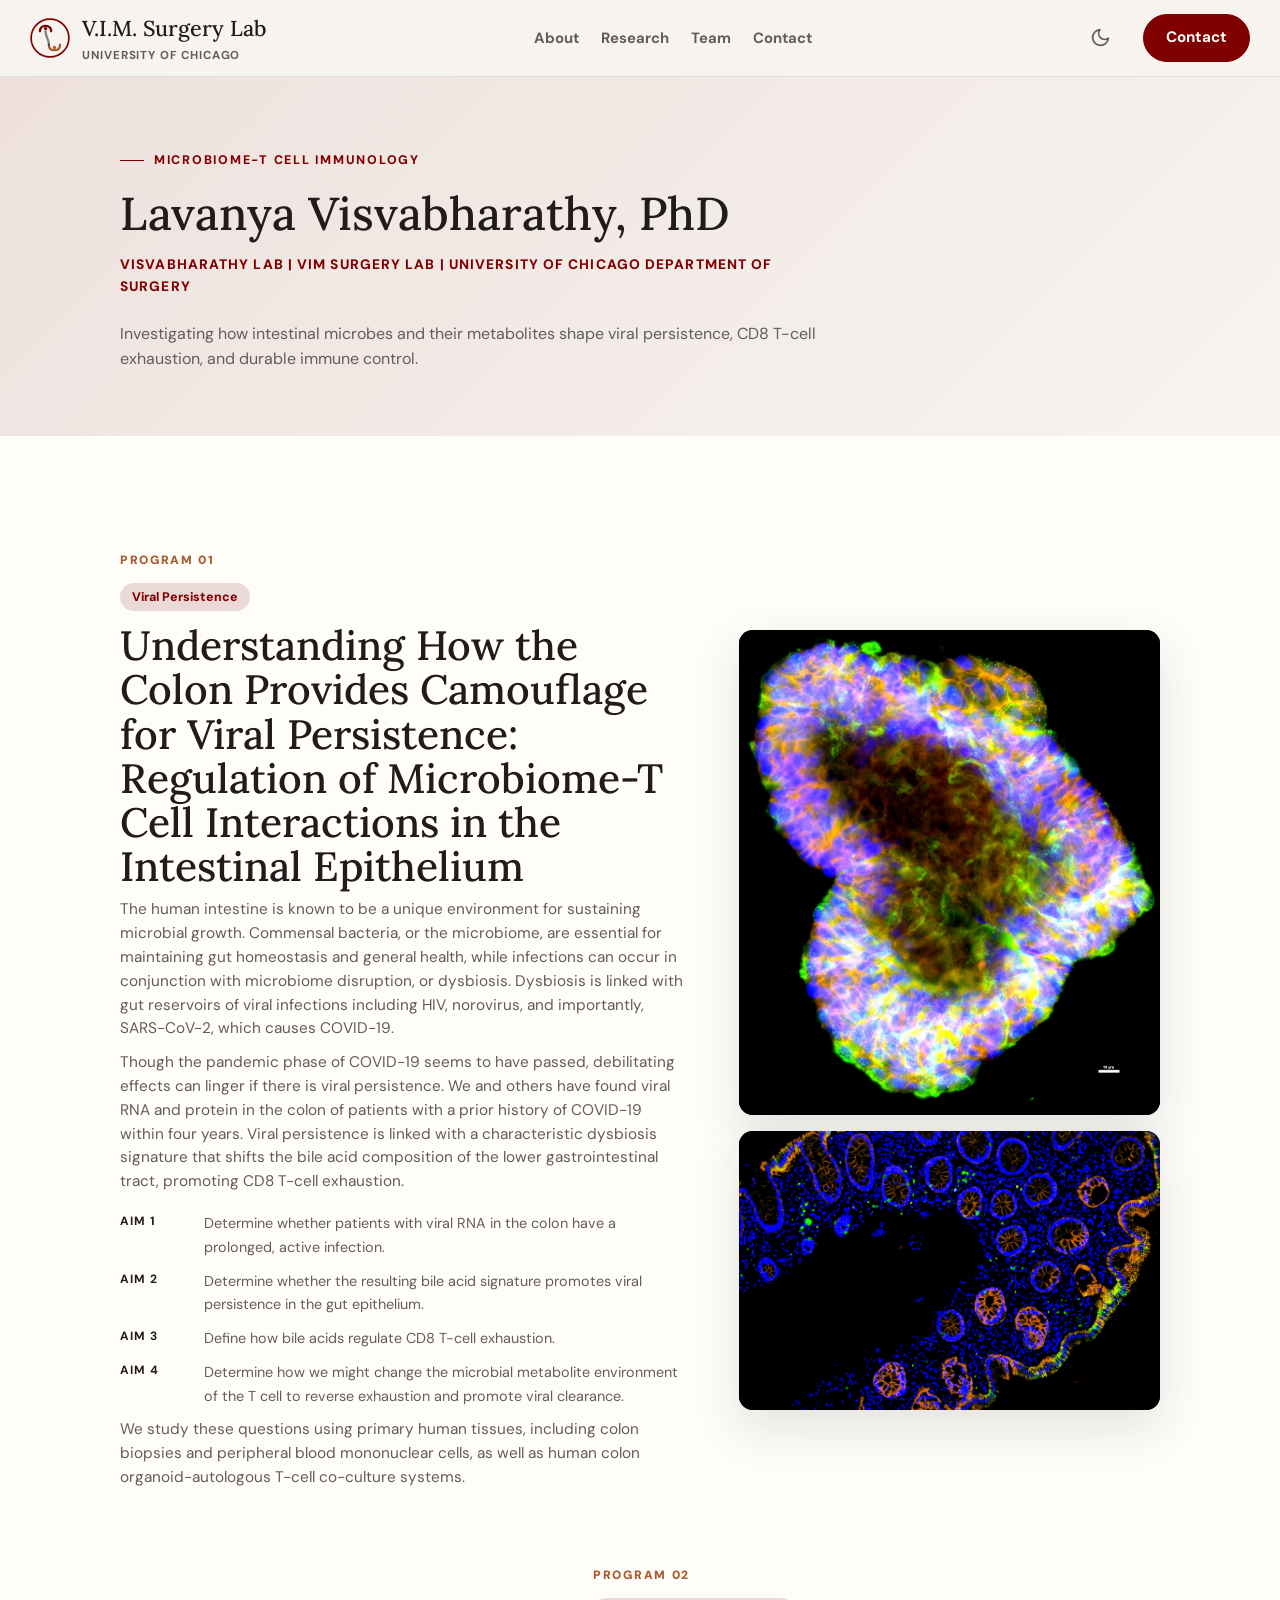
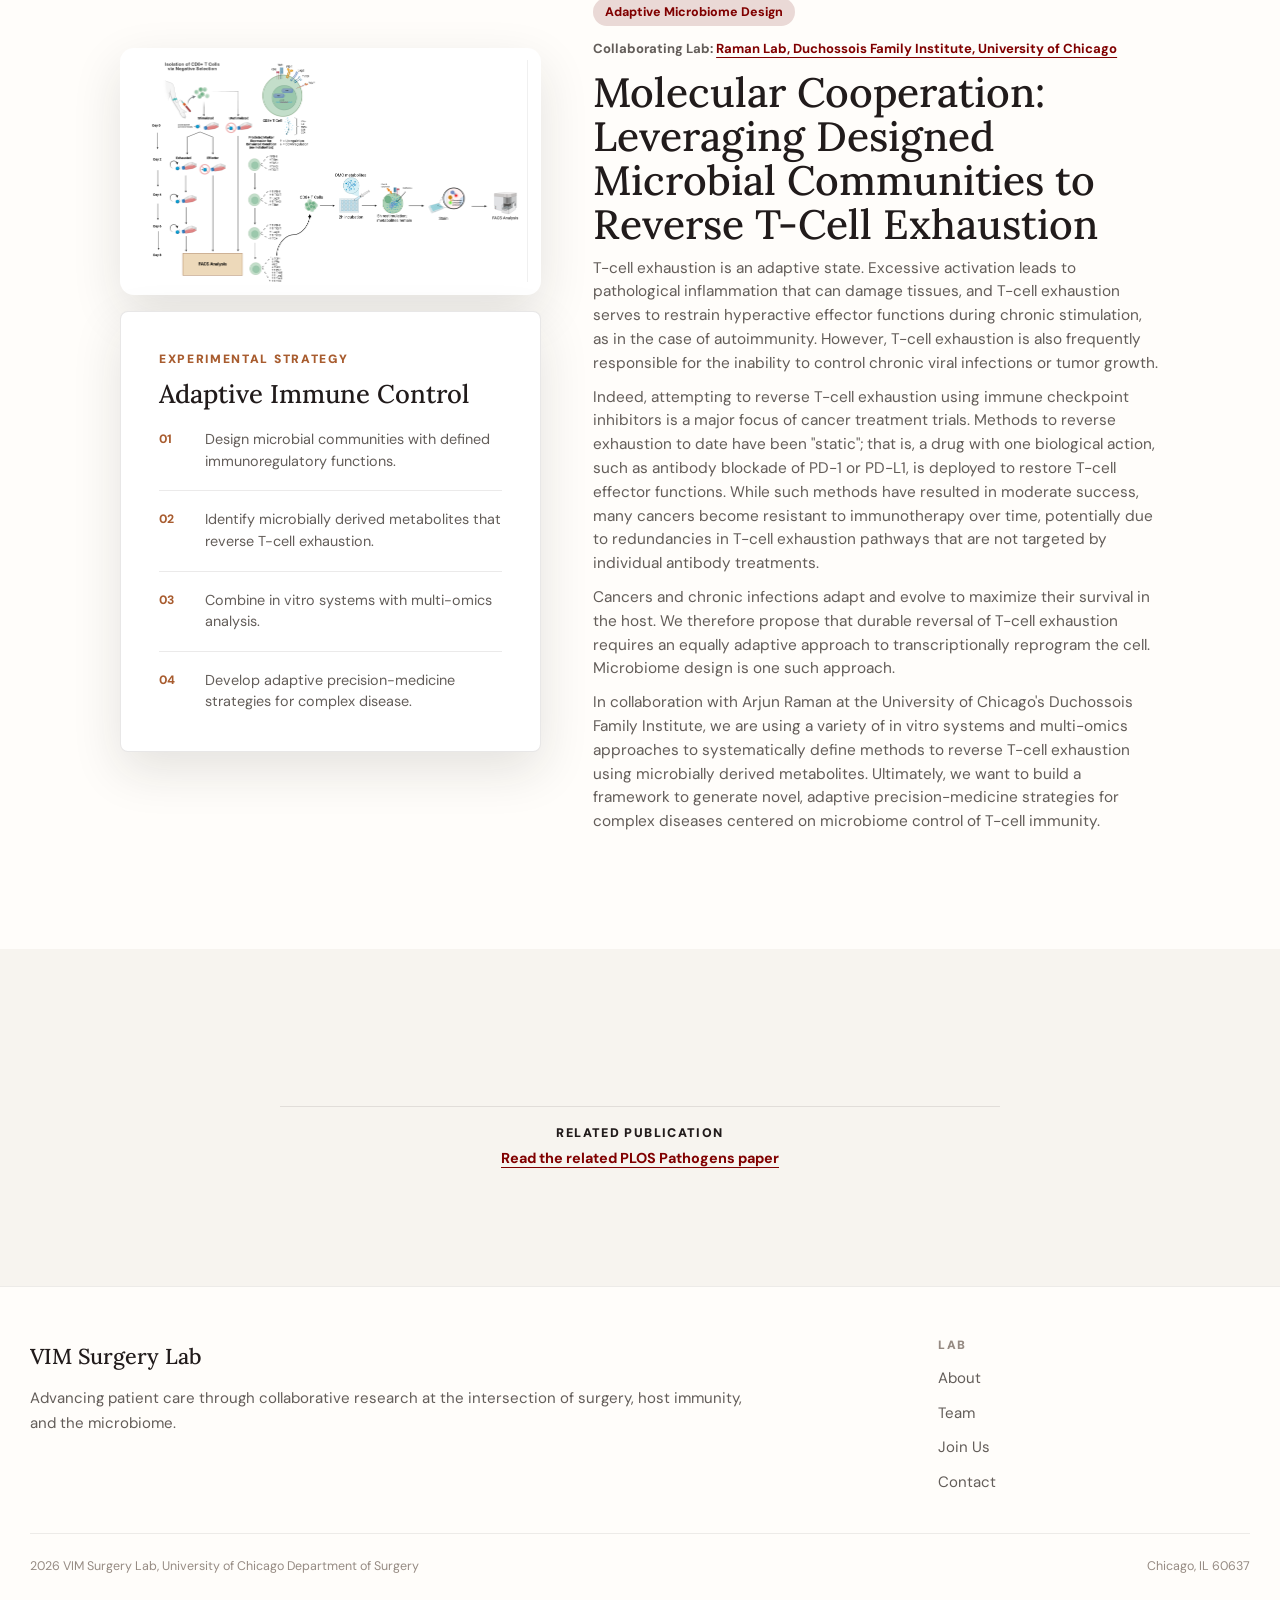
<file: research-visvabharathy.html>
<!doctype html>
<html lang="en" data-theme="light">
  <head>
    <meta charset="utf-8">
    <meta name="viewport" content="width=device-width, initial-scale=1">
    <title>Lavanya Visvabharathy Lab | UChicago T-Cell Immunology | VIM Surgery Lab</title>
    <meta name="description" content="The Lavanya Visvabharathy Lab at UChicago studies intestinal viral persistence, microbiome-bile acid interactions, and strategies to reverse CD8 T-cell exhaustion.">
    <link rel="canonical" href="https://vimsurgerylab.com/research-visvabharathy">
    <meta property="og:type" content="article">
    <meta property="og:site_name" content="VIM Surgery Lab">
    <meta property="og:title" content="Lavanya Visvabharathy Lab | UChicago | VIM Surgery Lab">
    <meta property="og:description" content="UChicago research on intestinal viral persistence, microbiome-derived metabolites, and reversal of CD8 T-cell exhaustion.">
    <meta property="og:url" content="https://vimsurgerylab.com/research-visvabharathy">
    <meta name="twitter:card" content="summary">
    <meta name="twitter:title" content="Lavanya Visvabharathy Lab | UChicago | VIM Surgery Lab">
    <meta name="twitter:description" content="UChicago research on intestinal viral persistence, microbiome-derived metabolites, and reversal of CD8 T-cell exhaustion.">
    <script type="application/ld+json">
      {
        "@context": "https://schema.org",
        "@type": "Person",
        "name": "Lavanya Visvabharathy",
        "alternateName": ["Lavanya Visvabharathy Lab", "Visvabharathy Lab"],
        "honorificSuffix": "PhD",
        "jobTitle": "Assistant Research Professor",
        "affiliation": {
          "@type": "CollegeOrUniversity",
          "name": "University of Chicago"
        },
        "worksFor": {
          "@type": "ResearchOrganization",
          "name": "VIM Surgery Lab",
          "url": "https://vimsurgerylab.com/"
        },
        "url": "https://vimsurgerylab.com/research-visvabharathy",
        "knowsAbout": ["T-cell immunology", "viral persistence", "gut microbiome", "bile acids", "T-cell exhaustion", "human colon organoids"]
      }
    </script>
    <link rel="preconnect" href="https://fonts.googleapis.com">
    <link rel="preconnect" href="https://fonts.gstatic.com" crossorigin>
    <link href="https://fonts.googleapis.com/css2?family=DM+Sans:wght@300..700&family=Lora:wght@400..700&display=swap" rel="stylesheet">
    <link rel="stylesheet" href="styles.css">
  </head>
  <body>
    <nav class="mobile-nav" id="mobileNav" aria-label="Mobile navigation">
      <div class="mobile-nav-header">
        <span class="footer-logo">VIM Surgery Lab</span>
        <button class="icon-button" id="mobileNavClose" type="button" aria-label="Close navigation">
          <svg viewBox="0 0 24 24" aria-hidden="true"><path d="M18 6 6 18M6 6l12 12"/></svg>
        </button>
      </div>
      <a href="index.html#about">About</a>
      <a href="index.html#research">Research</a>
      <a href="index.html#team">Team</a>
      <a href="index.html#contact">Contact</a>
    </nav>

    <header class="site-header">
      <div class="container-wide nav-inner">
        <a class="nav-logo" href="index.html#top" aria-label="VIM Surgery Lab home">
          <svg class="lab-mark" viewBox="0 0 36 36" aria-hidden="true">
            <circle cx="18" cy="18" r="17"/>
            <path class="mark-primary" d="M9 12q0-5 5-5t5 5"/>
            <path class="mark-accent" d="M17 24q0 5 5 5t5-5"/>
            <path class="mark-link" d="M14 12c0 6 3 6 3 12"/>
            <circle class="dot-primary" cx="14" cy="9.5" r="1.5"/>
            <circle class="dot-accent" cx="22" cy="26.5" r="1.5"/>
          </svg>
          <span>
            <strong>V.I.M. Surgery Lab</strong>
            <small>University of Chicago</small>
          </span>
        </a>
        <nav class="site-nav" aria-label="Primary navigation">
          <a href="index.html#about">About</a>
          <a href="index.html#research">Research</a>
          <a href="index.html#team">Team</a>
          <a href="index.html#contact">Contact</a>
        </nav>
        <div class="nav-actions">
          <button class="icon-button" data-theme-toggle type="button" aria-label="Switch color theme"></button>
          <a class="button nav-button" href="mailto:Lavanya.Visvabharathy@bsd.uchicago.edu">Contact</a>
          <button class="icon-button mobile-menu-button" id="mobileMenuBtn" type="button" aria-expanded="false" aria-label="Open navigation">
            <svg viewBox="0 0 24 24" aria-hidden="true"><path d="M3 6h18M3 12h18M3 18h18"/></svg>
          </button>
        </div>
      </div>
    </header>

    <main>
      <section class="section page-title">
        <div class="container reveal">
          <p class="eyebrow">Microbiome-T Cell Immunology</p>
          <h1>Lavanya Visvabharathy, PhD</h1>
          <p class="page-affiliation">Visvabharathy Lab | VIM Surgery Lab | University of Chicago Department of Surgery</p>
          <p class="hero-copy">
            Investigating how intestinal microbes and their metabolites shape viral persistence, CD8 T-cell exhaustion, and durable immune control.
          </p>
        </div>
      </section>

      <section class="section section-alt research-detail-section">
        <div class="container project-list">
          <article class="project reveal">
            <div class="project-content">
              <span class="project-number">Program 01</span>
              <span class="project-tag">Viral Persistence</span>
              <h2>Understanding How the Colon Provides Camouflage for Viral Persistence: Regulation of Microbiome-T Cell Interactions in the Intestinal Epithelium</h2>
              <p>
                The human intestine is known to be a unique environment for sustaining microbial growth. Commensal bacteria, or the microbiome, are essential for maintaining gut homeostasis and general health, while infections can occur in conjunction with microbiome disruption, or dysbiosis. Dysbiosis is linked with gut reservoirs of viral infections including HIV, norovirus, and importantly, SARS-CoV-2, which causes COVID-19.
              </p>
              <p>
                Though the pandemic phase of COVID-19 seems to have passed, debilitating effects can linger if there is viral persistence. We and others have found viral RNA and protein in the colon of patients with a prior history of COVID-19 within four years. Viral persistence is linked with a characteristic dysbiosis signature that shifts the bile acid composition of the lower gastrointestinal tract, promoting CD8 T-cell exhaustion.
              </p>
              <ul class="aims">
                <li><strong>Aim 1</strong> Determine whether patients with viral RNA in the colon have a prolonged, active infection.</li>
                <li><strong>Aim 2</strong> Determine whether the resulting bile acid signature promotes viral persistence in the gut epithelium.</li>
                <li><strong>Aim 3</strong> Define how bile acids regulate CD8 T-cell exhaustion.</li>
                <li><strong>Aim 4</strong> Determine how we might change the microbial metabolite environment of the T cell to reverse exhaustion and promote viral clearance.</li>
              </ul>
              <p>
                We study these questions using primary human tissues, including colon biopsies and peripheral blood mononuclear cells, as well as human colon organoid-autologous T-cell co-culture systems.
              </p>
            </div>
            <div class="project-media-stack">
              <figure class="project-visual project-figure project-microscopy">
                <img src="Lab Website Materials/Website Images/Visvabharathy Research Page/Camouflage Project 39LP.jpg" alt="Multichannel fluorescence microscopy image associated with the intestinal viral persistence project">
              </figure>
              <figure class="project-visual project-figure project-microscopy">
                <img src="Lab Website Materials/Website Images/Visvabharathy Research Page/Camouflage Project 11SF.jpg" alt="Multichannel fluorescence microscopy image of intestinal tissue associated with the viral persistence project">
              </figure>
            </div>
          </article>

          <article class="project reverse reveal">
            <div class="project-content">
              <span class="project-number">Program 02</span>
              <span class="project-tag">Adaptive Microbiome Design</span>
              <p class="collab">Collaborating Lab: <a href="https://ramanlab.net" target="_blank" rel="noopener noreferrer">Raman Lab, Duchossois Family Institute, University of Chicago</a></p>
              <h2>Molecular Cooperation: Leveraging Designed Microbial Communities to Reverse T-Cell Exhaustion</h2>
              <p>
                T-cell exhaustion is an adaptive state. Excessive activation leads to pathological inflammation that can damage tissues, and T-cell exhaustion serves to restrain hyperactive effector functions during chronic stimulation, as in the case of autoimmunity. However, T-cell exhaustion is also frequently responsible for the inability to control chronic viral infections or tumor growth.
              </p>
              <p>
                Indeed, attempting to reverse T-cell exhaustion using immune checkpoint inhibitors is a major focus of cancer treatment trials. Methods to reverse exhaustion to date have been "static"; that is, a drug with one biological action, such as antibody blockade of PD-1 or PD-L1, is deployed to restore T-cell effector functions. While such methods have resulted in moderate success, many cancers become resistant to immunotherapy over time, potentially due to redundancies in T-cell exhaustion pathways that are not targeted by individual antibody treatments.
              </p>
              <p>
                Cancers and chronic infections adapt and evolve to maximize their survival in the host. We therefore propose that durable reversal of T-cell exhaustion requires an equally adaptive approach to transcriptionally reprogram the cell. Microbiome design is one such approach.
              </p>
              <p>
                In collaboration with Arjun Raman at the University of Chicago's Duchossois Family Institute, we are using a variety of in vitro systems and multi-omics approaches to systematically define methods to reverse T-cell exhaustion using microbially derived metabolites. Ultimately, we want to build a framework to generate novel, adaptive precision-medicine strategies for complex diseases centered on microbiome control of T-cell immunity.
              </p>
            </div>
            <div class="project-media-stack">
              <figure class="project-visual project-figure project-figure-natural">
                <img src="Lab Website Materials/Website Images/Visvabharathy Research Page/DMC Schema.png" alt="Schema of the CD8 T-cell exhaustion model and designed microbial community metabolite screening workflow">
              </figure>
              <aside class="project-detail-panel" aria-labelledby="program-two-strategy">
                <span class="project-number">Experimental Strategy</span>
                <h3 id="program-two-strategy">Adaptive Immune Control</h3>
                <ul class="project-detail-list">
                  <li><span>01</span><p>Design microbial communities with defined immunoregulatory functions.</p></li>
                  <li><span>02</span><p>Identify microbially derived metabolites that reverse T-cell exhaustion.</p></li>
                  <li><span>03</span><p>Combine in vitro systems with multi-omics analysis.</p></li>
                  <li><span>04</span><p>Develop adaptive precision-medicine strategies for complex disease.</p></li>
                </ul>
              </aside>
            </div>
          </article>
        </div>
      </section>

      <section class="section">
        <div class="container">
          <div class="funding-placeholder funding-placeholder-page reveal">
            <h2>Related Publication</h2>
            <p><a href="https://journals.plos.org/plospathogens/article?id=10.1371/journal.ppat.1013860" target="_blank" rel="noopener noreferrer">Read the related PLOS Pathogens paper</a></p>
          </div>
        </div>
      </section>
    </main>

    <footer class="site-footer">
      <div class="container-wide footer-grid">
        <div>
          <span class="footer-logo">VIM Surgery Lab</span>
          <p>Advancing patient care through collaborative research at the intersection of surgery, host immunity, and the microbiome.</p>
        </div>
        <nav aria-label="Footer lab links">
          <h2>Lab</h2>
          <a href="index.html#about">About</a>
          <a href="index.html#team">Team</a>
          <a href="index.html#contact">Join Us</a>
          <a href="index.html#contact">Contact</a>
        </nav>
      </div>
      <div class="container-wide footer-bottom">
        <span>2026 VIM Surgery Lab, University of Chicago Department of Surgery</span>
        <span>Chicago, IL 60637</span>
      </div>
    </footer>

    <script src="script.js"></script>
  </body>
</html>
</file>
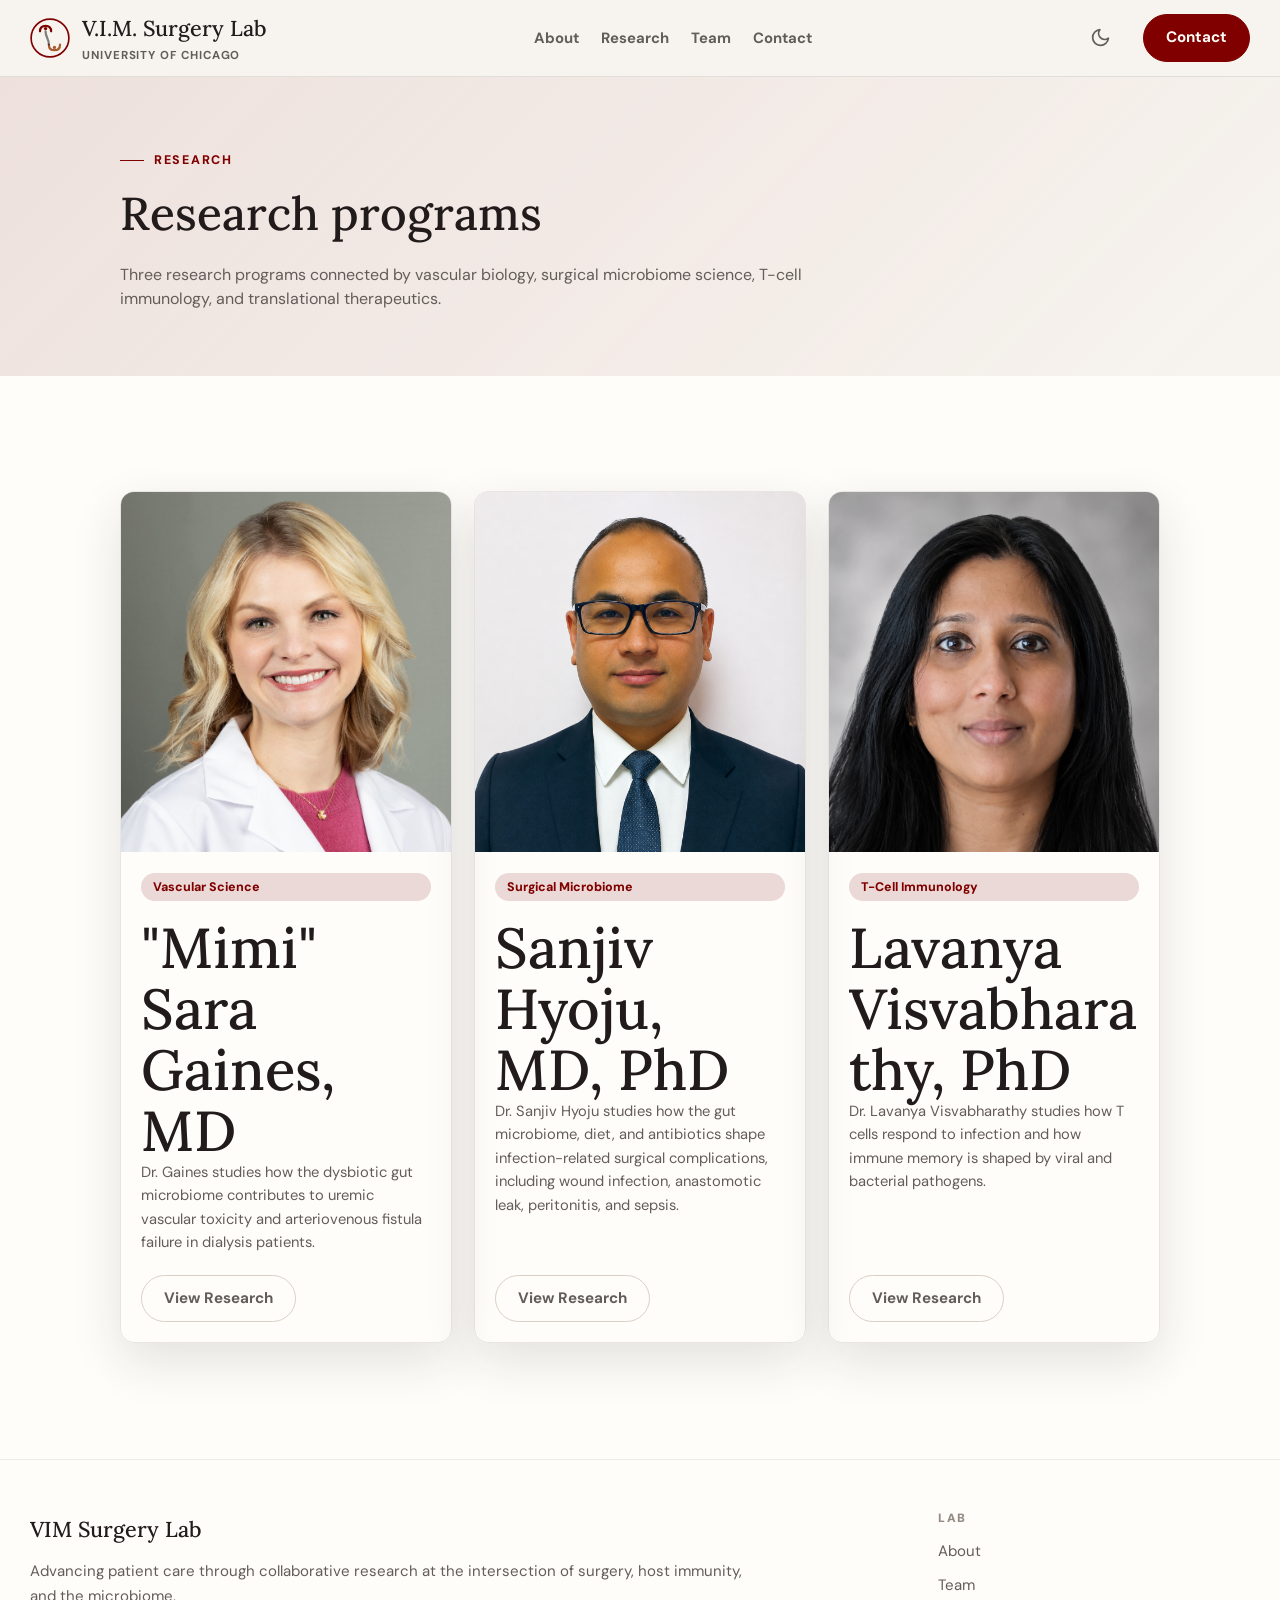
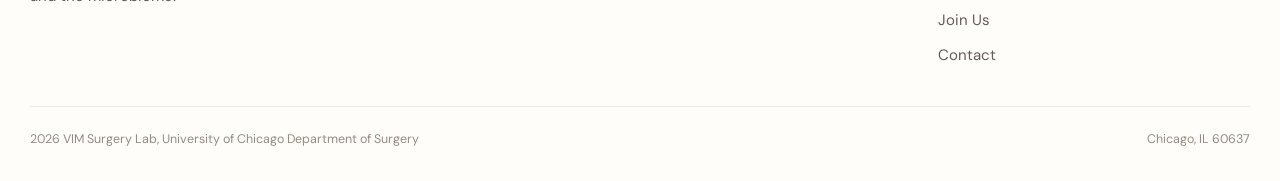
<file: research.html>
<!doctype html>
<html lang="en" data-theme="light">
  <head>
    <meta charset="utf-8">
    <meta name="viewport" content="width=device-width, initial-scale=1">
    <title>Research Programs | VIM Surgery Lab</title>
    <meta
      name="description"
      content="Explore VIM Surgery Lab research in vascular biology, surgical microbiome science, T-cell immunology, host immunity, and microbiology at the University of Chicago."
    >
    <link rel="canonical" href="https://vimsurgerylab.com/research.html">
    <meta property="og:type" content="website">
    <meta property="og:site_name" content="VIM Surgery Lab">
    <meta property="og:title" content="Research Programs | VIM Surgery Lab">
    <meta property="og:description" content="Research programs spanning vascular biology, surgical microbiome science, and T-cell immunology.">
    <meta property="og:url" content="https://vimsurgerylab.com/research.html">
    <meta name="twitter:card" content="summary">
    <meta name="twitter:title" content="Research Programs | VIM Surgery Lab">
    <meta name="twitter:description" content="Research programs spanning vascular biology, surgical microbiome science, and T-cell immunology.">
    <link rel="preconnect" href="https://fonts.googleapis.com">
    <link rel="preconnect" href="https://fonts.gstatic.com" crossorigin>
    <link href="https://fonts.googleapis.com/css2?family=DM+Sans:wght@300..700&family=Lora:wght@400..700&display=swap" rel="stylesheet">
    <link rel="stylesheet" href="styles.css">
  </head>
  <body>
    <nav class="mobile-nav" id="mobileNav" aria-label="Mobile navigation">
      <div class="mobile-nav-header">
        <span class="footer-logo">VIM Surgery Lab</span>
        <button class="icon-button" id="mobileNavClose" type="button" aria-label="Close navigation">
          <svg viewBox="0 0 24 24" aria-hidden="true"><path d="M18 6 6 18M6 6l12 12"/></svg>
        </button>
      </div>
      <a href="index.html#about">About</a>
      <a href="index.html#research">Research</a>
      <a href="index.html#team">Team</a>
      <a href="index.html#contact">Contact</a>
    </nav>

    <header class="site-header">
      <div class="container-wide nav-inner">
        <a class="nav-logo" href="index.html#top" aria-label="VIM Surgery Lab home">
          <svg class="lab-mark" viewBox="0 0 36 36" aria-hidden="true">
            <circle cx="18" cy="18" r="17"/>
            <path class="mark-primary" d="M9 12q0-5 5-5t5 5"/>
            <path class="mark-accent" d="M17 24q0 5 5 5t5-5"/>
            <path class="mark-link" d="M14 12c0 6 3 6 3 12"/>
            <circle class="dot-primary" cx="14" cy="9.5" r="1.5"/>
            <circle class="dot-accent" cx="22" cy="26.5" r="1.5"/>
          </svg>
          <span>
            <strong>V.I.M. Surgery Lab</strong>
            <small>University of Chicago</small>
          </span>
        </a>

        <nav class="site-nav" aria-label="Primary navigation">
          <a href="index.html#about">About</a>
          <a href="index.html#research">Research</a>
          <a href="index.html#team">Team</a>
          <a href="index.html#contact">Contact</a>
        </nav>

        <div class="nav-actions">
          <button class="icon-button" data-theme-toggle type="button" aria-label="Switch color theme"></button>
          <a class="button nav-button" href="mailto:sgaines@uchicago.edu">Contact</a>
          <button class="icon-button mobile-menu-button" id="mobileMenuBtn" type="button" aria-expanded="false" aria-label="Open navigation">
            <svg viewBox="0 0 24 24" aria-hidden="true"><path d="M3 6h18M3 12h18M3 18h18"/></svg>
          </button>
        </div>
      </div>
    </header>

    <main>
      <section class="section page-title">
        <div class="container reveal">
          <p class="eyebrow">Research</p>
          <h1>Research programs</h1>
          <p class="hero-copy">
            Three research programs connected by vascular biology, surgical microbiome science, T-cell immunology, and translational therapeutics.
          </p>
        </div>
      </section>

      <section class="section section-alt">
        <div class="container">
          <div class="pi-research-grid">
            <article class="pi-research-card reveal">
              <figure class="pi-photo">
                <img class="pi-photo-img" src="Lab Website Materials/Headshots/Gaines Uncropped.jpg" alt='"Mimi" Sara Gaines, MD'>
                <figcaption>Principal Investigator</figcaption>
              </figure>
              <div class="pi-research-content">
                <span class="project-tag">Vascular Science</span>
                <h2>"Mimi" Sara Gaines, MD</h2>
                <p>
                  Dr. Gaines studies how the dysbiotic gut microbiome contributes to uremic vascular toxicity and arteriovenous fistula failure in dialysis patients.
                </p>
                <a class="button secondary card-button" href="/research-gaines">View Research</a>
              </div>
            </article>

            <article class="pi-research-card reveal">
              <figure class="pi-photo">
                <img class="pi-photo-img" src="Lab Website Materials/Headshots/Sanjiv AI Upscaled.png" alt="Sanjiv Hyoju headshot">
                <figcaption>Principal Investigator</figcaption>
              </figure>
              <div class="pi-research-content">
                <span class="project-tag">Surgical Microbiome</span>
                <h2>Sanjiv Hyoju, MD, PhD</h2>
                <p>
                  Dr. Sanjiv Hyoju studies how the gut microbiome, diet, and antibiotics shape infection-related surgical complications, including wound infection, anastomotic leak, peritonitis, and sepsis.
                </p>
                <a class="button secondary card-button" href="research-pi-two.html">View Research</a>
              </div>
            </article>

            <article class="pi-research-card reveal">
              <figure class="pi-photo">
                <img class="pi-photo-img lavanya-photo" src="Lab Website Materials/Headshots/Lavanya Headshot.png" alt="Lavanya Visvabharathy headshot">
                <figcaption>Principal Investigator</figcaption>
              </figure>
              <div class="pi-research-content">
                <span class="project-tag">T-Cell Immunology</span>
                <h2>Lavanya Visvabharathy, PhD</h2>
                <p>
                  Dr. Lavanya Visvabharathy studies how T cells respond to infection and how immune memory is shaped by viral and bacterial pathogens.
                </p>
                <a class="button secondary card-button" href="/research-visvabharathy">View Research</a>
              </div>
            </article>
          </div>
        </div>
      </section>
    </main>

    <footer class="site-footer">
      <div class="container-wide footer-grid">
        <div>
          <span class="footer-logo">VIM Surgery Lab</span>
          <p>Advancing patient care through collaborative research at the intersection of surgery, host immunity, and the microbiome.</p>
        </div>
        <nav aria-label="Footer lab links">
          <h2>Lab</h2>
          <a href="index.html#about">About</a>
          <a href="index.html#team">Team</a>
          <a href="index.html#contact">Join Us</a>
          <a href="index.html#contact">Contact</a>
        </nav>
      </div>
      <div class="container-wide footer-bottom">
        <span>2026 VIM Surgery Lab, University of Chicago Department of Surgery</span>
        <span>Chicago, IL 60637</span>
      </div>
    </footer>

    <script src="script.js"></script>
  </body>
</html>
</file>
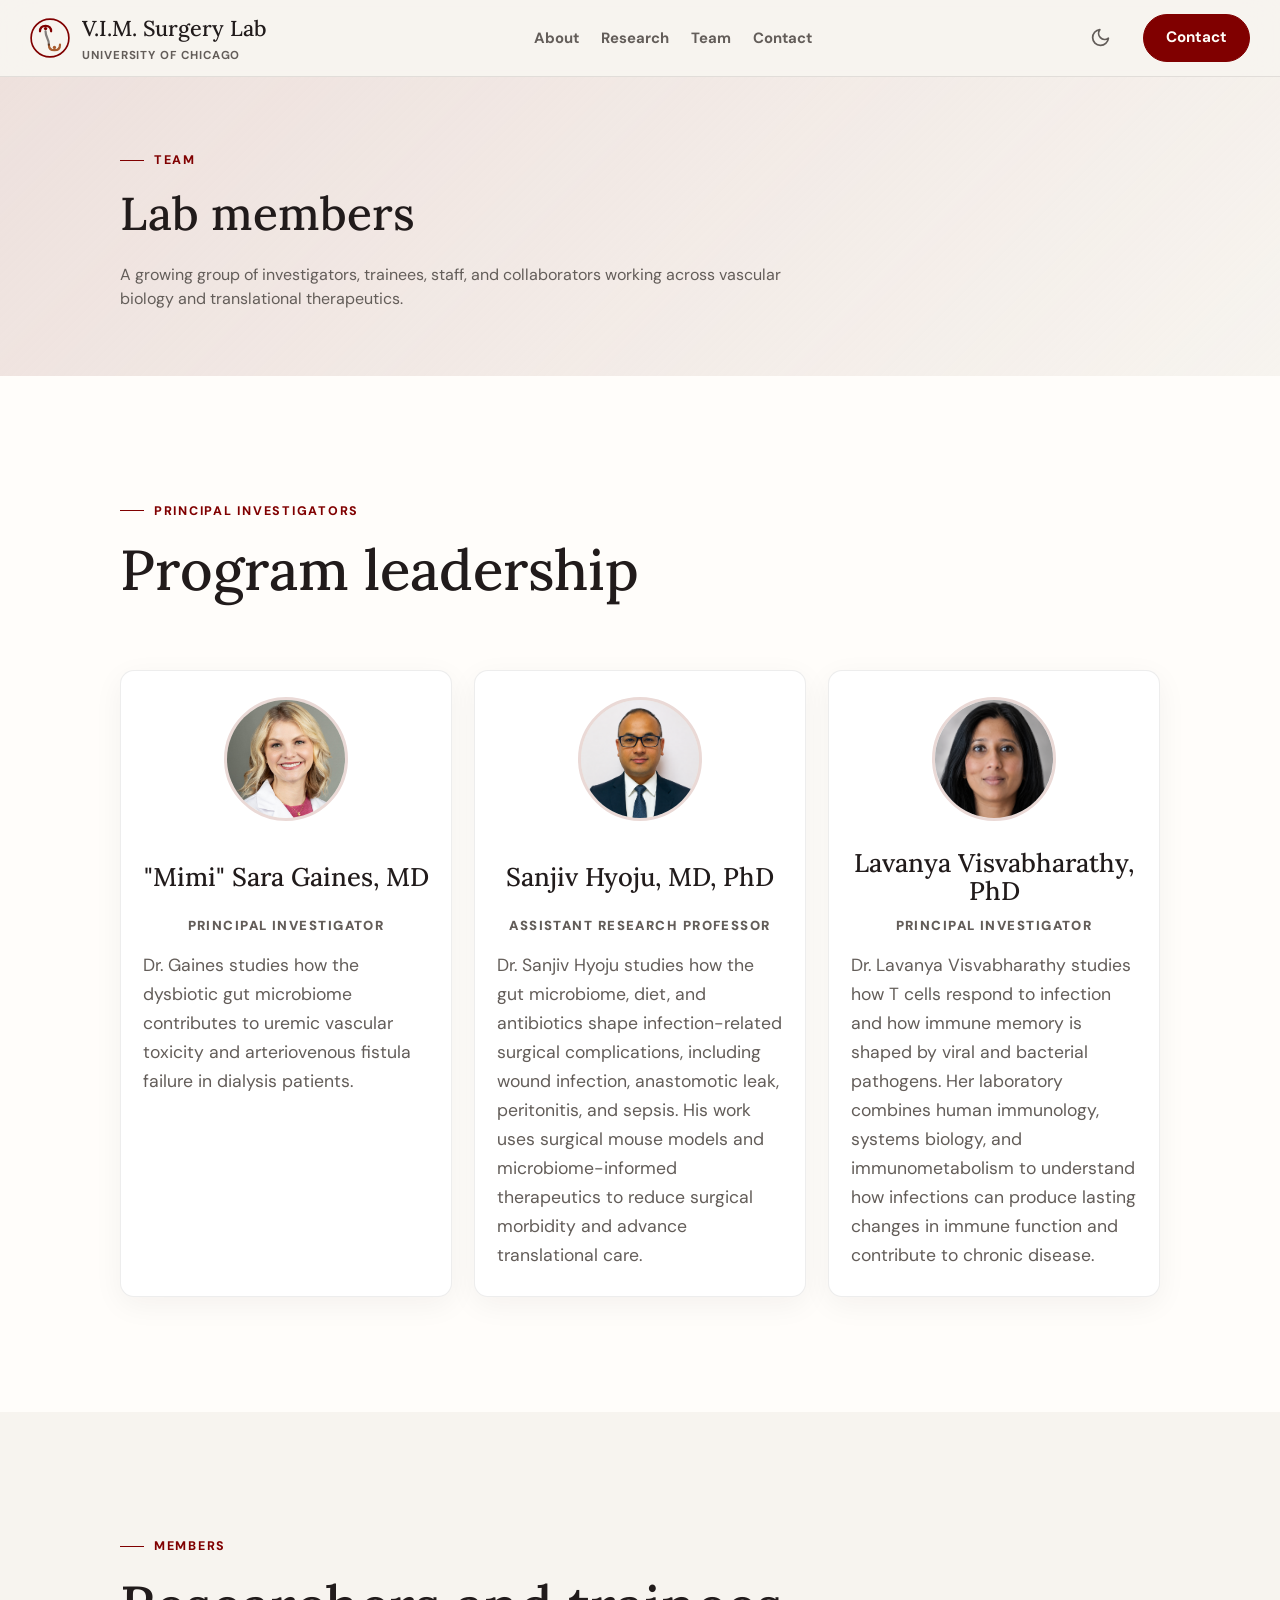
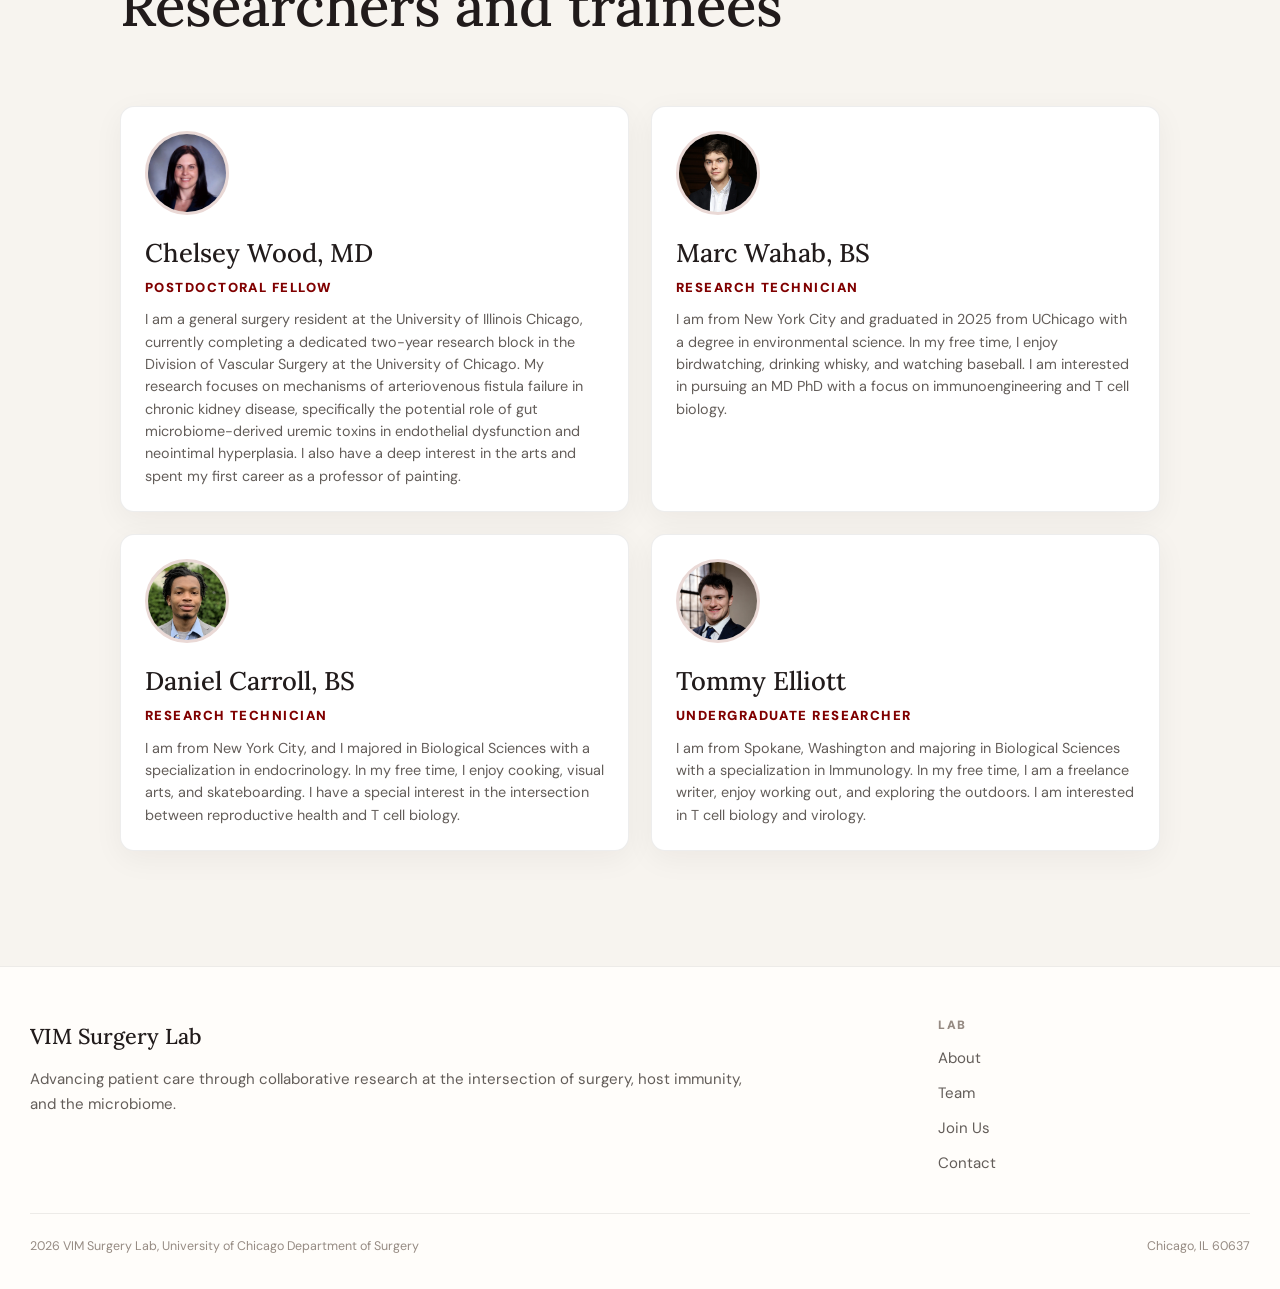
<file: team.html>
<!doctype html>
<html lang="en" data-theme="light">
  <head>
    <meta charset="utf-8">
    <meta name="viewport" content="width=device-width, initial-scale=1">
    <meta name="robots" content="noindex, follow">
    <title>Team | VIM Surgery Lab | University of Chicago</title>
    <meta name="description" content="Meet the VIM Surgery Lab team at the University of Chicago Department of Surgery, including faculty, research technicians, trainees, and students.">
    <link rel="canonical" href="https://vimsurgerylab.com/team.html">
    <meta property="og:type" content="website">
    <meta property="og:site_name" content="VIM Surgery Lab">
    <meta property="og:title" content="Team | VIM Surgery Lab">
    <meta property="og:description" content="Meet the VIM Surgery Lab faculty, research staff, trainees, and students.">
    <meta property="og:url" content="https://vimsurgerylab.com/team.html">
    <meta name="twitter:card" content="summary">
    <meta name="twitter:title" content="Team | VIM Surgery Lab">
    <meta name="twitter:description" content="Meet the VIM Surgery Lab faculty, research staff, trainees, and students.">
    <link rel="preconnect" href="https://fonts.googleapis.com">
    <link rel="preconnect" href="https://fonts.gstatic.com" crossorigin>
    <link href="https://fonts.googleapis.com/css2?family=DM+Sans:wght@300..700&family=Lora:wght@400..700&display=swap" rel="stylesheet">
    <link rel="stylesheet" href="styles.css">
  </head>
  <body>
    <nav class="mobile-nav" id="mobileNav" aria-label="Mobile navigation">
      <div class="mobile-nav-header">
        <span class="footer-logo">VIM Surgery Lab</span>
        <button class="icon-button" id="mobileNavClose" type="button" aria-label="Close navigation">
          <svg viewBox="0 0 24 24" aria-hidden="true"><path d="M18 6 6 18M6 6l12 12"/></svg>
        </button>
      </div>
      <a href="index.html#about">About</a>
      <a href="index.html#research">Research</a>
      <a href="index.html#team">Team</a>
      <a href="index.html#contact">Contact</a>
    </nav>

    <header class="site-header">
      <div class="container-wide nav-inner">
        <a class="nav-logo" href="index.html#top" aria-label="VIM Surgery Lab home">
          <svg class="lab-mark" viewBox="0 0 36 36" aria-hidden="true">
            <circle cx="18" cy="18" r="17"/>
            <path class="mark-primary" d="M9 12q0-5 5-5t5 5"/>
            <path class="mark-accent" d="M17 24q0 5 5 5t5-5"/>
            <path class="mark-link" d="M14 12c0 6 3 6 3 12"/>
            <circle class="dot-primary" cx="14" cy="9.5" r="1.5"/>
            <circle class="dot-accent" cx="22" cy="26.5" r="1.5"/>
          </svg>
          <span>
            <strong>V.I.M. Surgery Lab</strong>
            <small>University of Chicago</small>
          </span>
        </a>

        <nav class="site-nav" aria-label="Primary navigation">
          <a href="index.html#about">About</a>
          <a href="index.html#research">Research</a>
          <a href="index.html#team">Team</a>
          <a href="index.html#contact">Contact</a>
        </nav>

        <div class="nav-actions">
          <button class="icon-button" data-theme-toggle type="button" aria-label="Switch color theme"></button>
          <a class="button nav-button" href="mailto:sgaines@uchicago.edu">Contact</a>
          <button class="icon-button mobile-menu-button" id="mobileMenuBtn" type="button" aria-expanded="false" aria-label="Open navigation">
            <svg viewBox="0 0 24 24" aria-hidden="true"><path d="M3 6h18M3 12h18M3 18h18"/></svg>
          </button>
        </div>
      </div>
    </header>

    <main>
      <section class="section page-title">
        <div class="container reveal">
          <p class="eyebrow">Team</p>
          <h1>Lab members</h1>
          <p class="hero-copy">
            A growing group of investigators, trainees, staff, and collaborators working across vascular biology and translational therapeutics.
          </p>
        </div>
      </section>

      <section class="section section-alt">
        <div class="container">
          <div class="section-header reveal">
            <p class="eyebrow">Principal Investigators</p>
            <h2>Program leadership</h2>
          </div>
          <div class="team-pi-grid">
            <article class="pi-card reveal">
              <img class="avatar avatar-img" src="Lab Website Materials/Headshots/Mimi-Headshot-2-1.jpeg" alt='"Mimi" Sara Gaines, MD'>
              <h3>"Mimi" Sara Gaines, MD</h3>
              <p class="person-title">Principal Investigator</p>
              <p>Dr. Gaines studies how the dysbiotic gut microbiome contributes to uremic vascular toxicity and arteriovenous fistula failure in dialysis patients.</p>
            </article>
            <article class="pi-card reveal">
              <img class="avatar avatar-img" src="Lab Website Materials/Headshots/Sanjiv AI Upscaled.png" alt="Sanjiv Hyoju headshot">
              <h3>Sanjiv Hyoju, MD, PhD</h3>
              <p class="person-title">Assistant Research Professor</p>
              <p>Dr. Sanjiv Hyoju studies how the gut microbiome, diet, and antibiotics shape infection-related surgical complications, including wound infection, anastomotic leak, peritonitis, and sepsis. His work uses surgical mouse models and microbiome-informed therapeutics to reduce surgical morbidity and advance translational care.</p>
            </article>
            <article class="pi-card reveal">
              <img class="avatar avatar-img lavanya-photo" src="Lab Website Materials/Headshots/Lavanya Headshot.png" alt="Lavanya Visvabharathy headshot">
              <h3>Lavanya Visvabharathy, PhD</h3>
              <p class="person-title">Principal Investigator</p>
              <p>Dr. Lavanya Visvabharathy studies how T cells respond to infection and how immune memory is shaped by viral and bacterial pathogens. Her laboratory combines human immunology, systems biology, and immunometabolism to understand how infections can produce lasting changes in immune function and contribute to chronic disease.</p>
            </article>
          </div>
        </div>
      </section>

      <section class="section">
        <div class="container">
          <div class="section-header reveal">
            <p class="eyebrow">Members</p>
            <h2>Researchers and trainees</h2>
          </div>
          <div class="member-grid">
            <article class="member-card reveal">
              <img class="avatar avatar-img" src="Lab Website Materials/Headshots/Chelsey Headshot.jpg" alt="Chelsey Wood, MD">
              <h3>Chelsey Wood, MD</h3>
              <p class="person-title">Postdoctoral Fellow</p>
              <p class="member-bio">I am a general surgery resident at the University of Illinois Chicago, currently completing a dedicated two-year research block in the Division of Vascular Surgery at the University of Chicago. My research focuses on mechanisms of arteriovenous fistula failure in chronic kidney disease, specifically the potential role of gut microbiome-derived uremic toxins in endothelial dysfunction and neointimal hyperplasia. I also have a deep interest in the arts and spent my first career as a professor of painting.</p>
            </article>
            <article class="member-card reveal">
              <img class="avatar avatar-img" src="Lab Website Materials/Headshots/Marc Wahab Headshot.jpg" alt="Marc Wahab, BS">
              <h3>Marc Wahab, BS</h3>
              <p class="person-title">Research Technician</p>
              <p class="member-bio">I am from New York City and graduated in 2025 from UChicago with a degree in environmental science. In my free time, I enjoy birdwatching, drinking whisky, and watching baseball. I am interested in pursuing an MD PhD with a focus on immunoengineering and T cell biology.</p>
            </article>
            <article class="member-card reveal">
              <img class="avatar avatar-img" src="Lab Website Materials/Headshots/Daniel Headshot.jpg" alt="Daniel Carroll, BS">
              <h3>Daniel Carroll, BS</h3>
              <p class="person-title">Research Technician</p>
              <p class="member-bio">I am from New York City, and I majored in Biological Sciences with a specialization in endocrinology. In my free time, I enjoy cooking, visual arts, and skateboarding. I have a special interest in the intersection between reproductive health and T cell biology.</p>
            </article>
            <article class="member-card reveal">
              <img class="avatar avatar-img" src="Lab Website Materials/Headshots/Tommy Headshot.jpg" alt="Tommy Elliott">
              <h3>Tommy Elliott</h3>
              <p class="person-title">Undergraduate Researcher</p>
              <p class="member-bio">I am from Spokane, Washington and majoring in Biological Sciences with a specialization in Immunology. In my free time, I am a freelance writer, enjoy working out, and exploring the outdoors. I am interested in T cell biology and virology.</p>
            </article>
          </div>
        </div>
      </section>
    </main>

    <footer class="site-footer">
      <div class="container-wide footer-grid">
        <div>
          <span class="footer-logo">VIM Surgery Lab</span>
          <p>Advancing patient care through collaborative research at the intersection of surgery, host immunity, and the microbiome.</p>
        </div>
        <nav aria-label="Footer lab links">
          <h2>Lab</h2>
          <a href="index.html#about">About</a>
          <a href="index.html#team">Team</a>
          <a href="index.html#contact">Join Us</a>
          <a href="index.html#contact">Contact</a>
        </nav>
      </div>
      <div class="container-wide footer-bottom">
        <span>2026 VIM Surgery Lab, University of Chicago Department of Surgery</span>
        <span>Chicago, IL 60637</span>
      </div>
    </footer>

    <script src="script.js"></script>
  </body>
</html>
</file>
<file: styles.css>
:root,
[data-theme="light"] {
  --bg: #f7f4ef;
  --surface: #fffdfa;
  --surface-strong: #ffffff;
  --surface-offset: #eee8df;
  --line: #d9d0c5;
  --text: #211b1b;
  --muted: #635d59;
  --faint: #968b83;
  --inverse: #fffdf8;
  --primary: #800000;
  --primary-dark: #5f0000;
  --primary-soft: #ead9d6;
  --accent: #a85c2f;
  --accent-soft: #efe1d6;
  --charcoal: #2f2a29;
  --shadow: 0 18px 50px rgba(31, 29, 24, .12);
  --radius: 8px;
  --radius-lg: 14px;
  --display: "Lora", Georgia, serif;
  --body: "DM Sans", "Helvetica Neue", Arial, sans-serif;
}

[data-theme="dark"] {
  --bg: #151111;
  --surface: #1d1818;
  --surface-strong: #261f1f;
  --surface-offset: #312827;
  --line: #3e3331;
  --text: #eee6df;
  --muted: #b9aea7;
  --faint: #877970;
  --inverse: #15120f;
  --primary: #c65a5a;
  --primary-dark: #a73c3c;
  --primary-soft: #3a2323;
  --accent: #d89a62;
  --accent-soft: #3b2d24;
  --charcoal: #120f0f;
  --shadow: 0 18px 50px rgba(0, 0, 0, .35);
}

* {
  box-sizing: border-box;
}

html {
  scroll-behavior: smooth;
  scroll-padding-top: 80px;
}

body {
  margin: 0;
  color: var(--text);
  background: var(--bg);
  font-family: var(--body);
  font-size: clamp(1rem, .96rem + .18vw, 1.1rem);
  line-height: 1.65;
  text-rendering: optimizeLegibility;
}

body.nav-open {
  overflow: hidden;
}

img,
svg {
  display: block;
  max-width: 100%;
}

img {
  height: auto;
}

a {
  color: inherit;
}

button,
a {
  transition: color 180ms ease, background 180ms ease, border-color 180ms ease, box-shadow 180ms ease, transform 180ms ease;
}

button {
  font: inherit;
}

h1,
h2,
h3,
p {
  overflow-wrap: anywhere;
}

h1,
h2,
h3 {
  margin: 0;
  font-family: var(--display);
  font-weight: 500;
  line-height: 1.08;
}

h1 {
  max-width: 840px;
  font-size: clamp(2.75rem, 5.6vw, 5.9rem);
  letter-spacing: 0;
}

h1 em {
  color: var(--primary);
  font-style: italic;
}

h2 {
  font-size: clamp(2.25rem, 4.4vw, 4rem);
}

h3 {
  font-size: clamp(1.45rem, 2vw, 2.15rem);
}

p {
  margin: 0;
  max-width: 72ch;
}

.container,
.container-wide {
  width: min(100% - 40px, 1040px);
  margin-inline: auto;
}

.container-wide {
  width: min(100% - 40px, 1220px);
}

.site-header {
  position: sticky;
  top: 0;
  z-index: 50;
  border-bottom: 1px solid color-mix(in srgb, var(--text) 10%, transparent);
  background: color-mix(in srgb, var(--bg) 92%, transparent);
  backdrop-filter: blur(16px);
}

.nav-inner {
  display: flex;
  min-height: 76px;
  align-items: center;
  justify-content: space-between;
  gap: 24px;
}

.nav-logo {
  display: inline-flex;
  align-items: center;
  gap: 12px;
  color: var(--text);
  text-decoration: none;
}

.nav-logo strong,
.nav-logo small {
  display: block;
}

.nav-logo strong,
.footer-logo {
  font-family: var(--display);
  font-size: 1.35rem;
  font-weight: 500;
}

.nav-logo small {
  color: var(--muted);
  font-size: .72rem;
  font-weight: 700;
  letter-spacing: .08em;
  text-transform: uppercase;
}

.lab-mark {
  width: 40px;
  height: 40px;
  flex: 0 0 auto;
  fill: none;
  stroke: var(--primary);
  stroke-width: 1.5;
}

.lab-mark path {
  stroke-width: 2;
  stroke-linecap: round;
}

.lab-mark .mark-accent {
  stroke: var(--accent);
}

.lab-mark .mark-link {
  stroke: var(--text);
  opacity: .55;
}

.lab-mark circle:not(:first-child) {
  stroke: none;
}

.dot-primary {
  fill: var(--primary);
}

.dot-accent {
  fill: var(--accent);
}

.site-nav,
.nav-actions {
  display: flex;
  align-items: center;
  gap: 22px;
}

.site-nav a {
  color: var(--muted);
  font-size: .93rem;
  font-weight: 700;
  text-decoration: none;
}

.site-nav a:hover {
  color: var(--primary);
}

.button {
  display: inline-flex;
  min-height: 44px;
  align-items: center;
  justify-content: center;
  gap: 8px;
  padding: 10px 22px;
  border: 1px solid var(--line);
  border-radius: 999px;
  font-size: .95rem;
  font-weight: 700;
  text-decoration: none;
}

.button.primary,
.nav-button {
  border-color: var(--primary);
  color: var(--inverse);
  background: var(--primary);
}

.button.primary:hover,
.nav-button:hover {
  background: var(--primary-dark);
  transform: translateY(-1px);
}

.button.secondary {
  color: var(--muted);
  background: transparent;
}

.button.secondary:hover {
  color: var(--text);
  border-color: var(--muted);
}

.icon-button {
  display: inline-grid;
  width: 42px;
  height: 42px;
  place-items: center;
  padding: 0;
  border: 0;
  border-radius: var(--radius);
  color: var(--muted);
  background: transparent;
  cursor: pointer;
}

.icon-button:hover {
  color: var(--text);
  background: var(--surface-offset);
}

.icon-button svg {
  width: 21px;
  height: 21px;
  fill: none;
  stroke: currentColor;
  stroke-linecap: round;
  stroke-linejoin: round;
  stroke-width: 2;
}

.mobile-menu-button {
  display: none;
}

.mobile-nav {
  position: fixed;
  inset: 0;
  z-index: 100;
  display: none;
  flex-direction: column;
  gap: 28px;
  padding: 24px;
  background: var(--bg);
}

.mobile-nav.open {
  display: flex;
}

.mobile-nav-header {
  display: flex;
  align-items: center;
  justify-content: space-between;
}

.mobile-nav a {
  font-family: var(--display);
  font-size: 2.1rem;
  text-decoration: none;
}

.hero {
  display: grid;
  grid-template-columns: minmax(0, .95fr) minmax(440px, 1.05fr);
  align-items: stretch;
  height: max(580px, calc(100svh - 76px));
  min-height: 0;
  overflow: hidden;
}

.hero-content {
  display: grid;
  align-content: center;
  padding-block: clamp(48px, 6vw, 96px);
}

.eyebrow {
  display: inline-flex;
  align-items: center;
  gap: 10px;
  margin: 0 0 18px;
  color: var(--primary);
  font-size: .78rem;
  font-weight: 800;
  letter-spacing: .14em;
  text-transform: uppercase;
}

.eyebrow::before {
  width: 24px;
  height: 1px;
  background: currentColor;
  content: "";
}

.hero-copy {
  margin-top: 24px;
  color: var(--muted);
  max-width: 66ch;
  font-size: clamp(1.05rem, 1.25vw, 1.3rem);
  line-height: 1.5;
}

.hero-actions {
  display: flex;
  flex-wrap: wrap;
  gap: 14px;
  margin-top: 28px;
}

.hero-visual {
  position: relative;
  min-height: 0;
  margin: 0;
  overflow: hidden;
  border-bottom-left-radius: 18px;
  background: var(--surface-offset);
}

.hero-visual::before {
  position: absolute;
  inset: 0;
  z-index: 1;
  background:
    linear-gradient(90deg, var(--bg) 0%, color-mix(in srgb, var(--bg) 72%, transparent) 10%, transparent 22%),
    linear-gradient(180deg, transparent, rgba(0, 0, 0, .22));
  content: "";
}

.hero-visual img {
  width: 100%;
  height: 100%;
  min-height: 0;
  object-fit: cover;
  object-position: center 38%;
}

.section {
  padding-block: clamp(76px, 9vw, 128px);
}

.about-section {
  border-bottom: 1px solid color-mix(in srgb, var(--text) 7%, transparent);
  background:
    linear-gradient(180deg, color-mix(in srgb, var(--bg) 55%, var(--surface)), var(--surface) 110px);
  padding-top: clamp(72px, 8vw, 116px);
}

.section-alt {
  background: var(--surface);
}

.page-title {
  padding-block: clamp(42px, 5vw, 70px);
  background:
    linear-gradient(135deg, color-mix(in srgb, var(--primary-soft) 72%, transparent), transparent),
    var(--bg);
}

.page-title h1 {
  max-width: 820px;
  font-size: clamp(2.15rem, 3.6vw, 3.6rem);
}

.page-affiliation {
  margin-top: 14px;
  color: var(--primary);
  font-size: .86rem;
  font-weight: 800;
  letter-spacing: .08em;
  text-transform: uppercase;
}

.page-title .hero-copy {
  max-width: 700px;
  font-size: clamp(1rem, 1.1vw, 1.16rem);
  line-height: 1.55;
}

.section-header {
  margin-bottom: clamp(36px, 6vw, 70px);
}

.section-header p:not(.eyebrow) {
  margin-top: 18px;
  color: var(--muted);
  font-size: clamp(1.08rem, 1.4vw, 1.28rem);
}

@media (min-width: 1400px) {
  .hero {
    grid-template-columns: minmax(520px, 42vw) minmax(0, 1fr);
    height: max(560px, calc(100svh - 76px));
    min-height: 0;
  }

  .hero-content {
    align-content: center;
    padding-block: clamp(42px, 6vh, 70px);
  }

  .hero h1 {
    max-width: 660px;
    font-size: clamp(2.65rem, 3.1vw, 3.75rem);
    line-height: 1.04;
  }

  .hero-copy {
    max-width: 56ch;
    margin-top: 18px;
    font-size: .98rem;
    line-height: 1.48;
  }

  .hero-actions {
    margin-top: 22px;
  }

  .hero-visual,
  .hero-visual img {
    min-height: 0;
  }

  .hero-visual::before {
    background:
      linear-gradient(90deg, var(--bg) 0%, color-mix(in srgb, var(--bg) 64%, transparent) 8%, transparent 18%),
      linear-gradient(180deg, transparent, rgba(0, 0, 0, .18));
  }
}

@media (min-width: 921px) and (max-height: 820px) {
  .hero {
    height: max(520px, calc(100svh - 76px));
    min-height: 0;
  }

  .hero-content {
    padding-block: 36px;
  }

  .hero h1 {
    font-size: clamp(2.45rem, 4vw, 4.15rem);
  }

  .hero-copy {
    margin-top: 18px;
    font-size: 1.05rem;
    line-height: 1.45;
  }

  .hero-actions {
    margin-top: 22px;
  }

  .hero-visual,
  .hero-visual img {
    min-height: 0;
  }
}

.about-grid,
.contact-grid {
  display: grid;
  grid-template-columns: minmax(0, 1fr) minmax(330px, .75fr);
  gap: clamp(34px, 7vw, 92px);
  align-items: center;
}

.contact-grid {
  align-items: start;
}

.about-grid p:not(.eyebrow) {
  margin-top: 18px;
  color: var(--muted);
}

.info-stack {
  display: grid;
  gap: 16px;
  padding-top: 28px;
}

.history-founder {
  display: grid;
  justify-items: center;
  gap: 16px;
  margin: 0 0 8px;
  padding: 32px 24px;
  border: 1px solid color-mix(in srgb, var(--text) 8%, transparent);
  border-radius: var(--radius-lg);
  background: var(--surface-strong);
  box-shadow: 0 8px 30px rgba(31, 29, 24, .05);
  text-align: center;
}

.history-founder img {
  width: min(220px, 72%);
  aspect-ratio: 1;
  border: 3px solid var(--primary-soft);
  border-radius: 999px;
  object-fit: cover;
  object-position: center top;
}

.history-founder figcaption {
  display: grid;
  gap: 2px;
  color: var(--muted);
  font-size: .88rem;
}

.history-founder strong {
  color: var(--text);
  font-family: var(--display);
  font-size: 1.35rem;
  font-weight: 500;
}

.history-founder span {
  color: var(--primary);
  font-size: .74rem;
  font-weight: 900;
  letter-spacing: .1em;
  text-transform: uppercase;
}

.info-card,
.join-card,
.contact-card {
  border: 1px solid color-mix(in srgb, var(--text) 8%, transparent);
  border-radius: var(--radius-lg);
  background: var(--surface-strong);
  box-shadow: 0 8px 30px rgba(31, 29, 24, .05);
}

.info-card {
  padding: 24px;
}

.info-card span,
.project-number {
  display: block;
  margin-bottom: 10px;
  color: var(--accent);
  font-size: .75rem;
  font-weight: 900;
  letter-spacing: .14em;
  text-transform: uppercase;
}

.info-card h3 {
  margin-bottom: 10px;
}

.info-card p {
  color: var(--muted);
  font-size: .96rem;
}

.history-publications {
  margin-top: clamp(38px, 6vw, 72px);
}

.history-publications-header {
  margin-bottom: 20px;
}

.history-publications-header h3 {
  font-size: clamp(1.45rem, 2.4vw, 2rem);
}

.publication-link-grid {
  display: grid;
  grid-template-columns: repeat(5, minmax(0, 1fr));
  gap: 14px;
}

.publication-link {
  display: block;
  min-width: 0;
  min-height: 140px;
  padding: 18px 18px 20px;
  border: 1px solid color-mix(in srgb, var(--text) 8%, transparent);
  border-radius: var(--radius-md);
  border-top: 3px solid var(--primary);
  background:
    linear-gradient(180deg, color-mix(in srgb, var(--surface-strong) 92%, var(--primary-soft)), var(--surface-strong)),
    var(--surface-strong);
  box-shadow: 0 8px 24px rgba(31, 29, 24, .04);
  text-decoration: none;
}

.publication-link:hover {
  border-color: color-mix(in srgb, var(--primary) 32%, transparent);
  box-shadow: 0 12px 32px rgba(31, 29, 24, .08);
  transform: translateY(-2px);
}

.publication-link.science {
  border-top-color: var(--accent);
}

.publication-link.gastro {
  border-top-color: var(--charcoal);
}

.publication-link strong,
.publication-link em {
  display: block;
}

.publication-link strong {
  color: var(--text);
  font-family: var(--display);
  font-size: clamp(1.05rem, 1.2vw, 1.28rem);
  font-weight: 500;
  line-height: 1.15;
}

.publication-link em {
  margin-top: 14px;
  color: var(--muted);
  font-size: .86rem;
  font-style: normal;
  line-height: 1.42;
}

.project-list {
  display: grid;
  gap: clamp(60px, 8vw, 104px);
}

.research-detail-section .project-list {
  gap: clamp(44px, 6vw, 76px);
}

.coming-soon {
  max-width: 720px;
  margin-inline: auto;
  padding: clamp(34px, 6vw, 64px);
  border: 1px solid color-mix(in srgb, var(--text) 9%, transparent);
  border-radius: var(--radius-lg);
  background: var(--surface-strong);
  box-shadow: 0 12px 36px rgba(31, 29, 24, .06);
  text-align: center;
}

.coming-soon .project-tag {
  margin-bottom: 18px;
}

.coming-soon p {
  margin: 18px auto 26px;
  color: var(--muted);
}

.funding-placeholder {
  margin-top: 28px;
  padding-top: 20px;
  border-top: 1px solid color-mix(in srgb, var(--text) 10%, transparent);
}

.funding-placeholder h2,
.funding-placeholder h3 {
  margin: 0 0 6px;
  font-family: var(--body);
  font-size: .78rem;
  font-weight: 900;
  letter-spacing: .11em;
  text-transform: uppercase;
}

.funding-placeholder p {
  margin: 0;
  color: var(--faint);
  font-size: .9rem;
}

.funding-placeholder p + p {
  margin-top: 8px;
}

.funding-placeholder a {
  color: var(--primary);
  font-weight: 750;
  text-decoration-thickness: 1px;
  text-underline-offset: 4px;
}

.funding-placeholder-page {
  max-width: 720px;
  margin: 42px auto 0;
  text-align: center;
}

.pi-research-grid {
  display: grid;
  grid-template-columns: repeat(3, minmax(0, 1fr));
  gap: 22px;
}

.pi-research-card {
  display: flex;
  min-width: 0;
  min-height: 100%;
  flex-direction: column;
  overflow: hidden;
  border: 1px solid color-mix(in srgb, var(--text) 10%, transparent);
  border-radius: var(--radius-lg);
  background: var(--background);
  box-shadow: var(--shadow);
}

.pi-photo {
  margin: 0;
  background: var(--surface-offset);
}

.pi-photo-placeholder {
  display: grid;
  width: 100%;
  aspect-ratio: 4 / 3;
  place-items: center;
  color: var(--inverse);
  background:
    linear-gradient(135deg, color-mix(in srgb, var(--primary) 88%, transparent), color-mix(in srgb, var(--charcoal) 76%, transparent)),
    var(--primary);
  font-size: clamp(2rem, 5vw, 3.2rem);
  font-weight: 900;
}

.pi-photo-img {
  display: block;
  width: 100%;
  aspect-ratio: 3 / 4;
  max-height: 360px;
  object-fit: cover;
  object-position: center top;
}

.pi-photo figcaption {
  display: none;
  padding: 12px 22px 0;
  color: var(--faint);
  font-size: .76rem;
  font-weight: 900;
  letter-spacing: .12em;
  text-transform: uppercase;
}

.pi-role {
  display: block;
  margin-bottom: 16px;
  color: var(--faint);
  font-size: .76rem;
  font-weight: 900;
  letter-spacing: .12em;
  text-transform: uppercase;
}

.pi-research-content {
  display: flex;
  flex: 1;
  flex-direction: column;
  padding: clamp(16px, 1.6vw, 22px);
}

.pi-research-content h3 {
  margin-bottom: 14px;
  font-size: clamp(1.3rem, 1.7vw, 1.8rem);
}

.pi-research-content p {
  flex: 1;
  color: var(--muted);
  font-size: clamp(.92rem, .9vw, 1rem);
  line-height: 1.6;
}

.card-button {
  width: fit-content;
  margin-top: 20px;
}

.project {
  display: grid;
  grid-template-columns: minmax(0, 1fr) minmax(340px, .9fr);
  gap: clamp(28px, 6vw, 70px);
  align-items: center;
}

.research-detail-section .project {
  grid-template-columns: minmax(0, 1.05fr) minmax(300px, .78fr);
  gap: clamp(24px, 4.5vw, 52px);
}

.project-detail-panel {
  align-self: center;
  min-width: 0;
  padding: clamp(24px, 3.5vw, 38px);
  border: 1px solid color-mix(in srgb, var(--text) 10%, transparent);
  border-radius: 8px;
  background: var(--surface-strong);
  box-shadow: var(--shadow);
}

.project-detail-panel h3 {
  margin-bottom: 22px;
  font-size: clamp(1.3rem, 2vw, 1.75rem);
}

.project-detail-list {
  display: grid;
  gap: 18px;
  margin: 0;
  padding: 0;
  list-style: none;
}

.project-detail-list li {
  display: grid;
  grid-template-columns: 34px minmax(0, 1fr);
  gap: 12px;
  align-items: start;
}

.project-detail-list li + li {
  padding-top: 18px;
  border-top: 1px solid color-mix(in srgb, var(--text) 9%, transparent);
}

.project-detail-list span {
  color: var(--accent);
  font-size: .76rem;
  font-weight: 800;
}

.project-detail-list p {
  margin: 0;
  color: var(--muted);
  font-size: .9rem;
  line-height: 1.5;
}

.project.reverse {
  direction: rtl;
}

.project.reverse > * {
  direction: ltr;
}

.project-visual {
  margin: 0;
  width: 100%;
  aspect-ratio: 4 / 3;
  overflow: hidden;
  border-radius: var(--radius-lg);
  background:
    linear-gradient(135deg, var(--surface-strong), var(--accent-soft)),
    var(--surface-offset);
  box-shadow: var(--shadow);
}

.project-figure {
  display: grid;
  place-items: center;
  background: var(--surface-strong);
}

.project-figure img {
  width: 100%;
  height: 100%;
  object-fit: contain;
}

.project-visual.project-figure-natural {
  aspect-ratio: auto;
  padding: clamp(8px, 1vw, 14px);
  background: #fff;
}

.project-figure-natural img {
  display: block;
  height: auto;
}

.project-figure-compact {
  width: min(100%, 500px);
  justify-self: center;
}

.project-visual.project-microscopy {
  aspect-ratio: auto;
  background: #000;
}

.project-microscopy img {
  display: block;
  height: auto;
}

.project-media-stack {
  display: grid;
  min-width: 0;
  width: 100%;
  gap: 16px;
}

.project-content {
  min-width: 0;
}

.project-video {
  width: 100%;
  aspect-ratio: 16 / 9;
  overflow: hidden;
  border-radius: var(--radius-lg);
  background: #000;
  box-shadow: var(--shadow);
}

.project-video iframe,
.project-video video {
  display: block;
  width: 100%;
  height: 100%;
  border: 0;
}

.project-video video {
  object-fit: contain;
}

.lab-gallery-section {
  background: var(--bg);
}

.lab-carousel {
  max-width: 980px;
  margin-inline: auto;
}

.lab-carousel-viewport {
  position: relative;
  overflow: hidden;
  border-radius: 8px;
  background: var(--surface-offset);
  box-shadow: var(--shadow);
}

.lab-carousel-track {
  display: flex;
  transition: transform .45s ease;
}

.lab-carousel-slide {
  flex: 0 0 100%;
  margin: 0;
  aspect-ratio: 4 / 3;
}

.lab-carousel-slide img {
  display: block;
  width: 100%;
  height: 100%;
  object-fit: contain;
  background: var(--surface-offset);
}

.carousel-button {
  position: absolute;
  top: 50%;
  display: grid;
  width: 44px;
  height: 44px;
  padding: 0;
  border: 1px solid rgba(255, 255, 255, .38);
  border-radius: 50%;
  background: rgba(21, 17, 17, .78);
  color: #fff;
  cursor: pointer;
  place-items: center;
  transform: translateY(-50%);
  transition: background .2s ease, transform .2s ease;
}

.carousel-button:hover {
  background: var(--primary);
  transform: translateY(-50%) scale(1.04);
}

.carousel-button:focus-visible,
.carousel-dot:focus-visible {
  outline: 3px solid var(--accent);
  outline-offset: 3px;
}

.carousel-button svg {
  width: 22px;
  height: 22px;
  fill: none;
  stroke: currentColor;
  stroke-linecap: round;
  stroke-linejoin: round;
  stroke-width: 2;
}

.carousel-button-prev {
  left: 16px;
}

.carousel-button-next {
  right: 16px;
}

.lab-carousel-footer {
  display: flex;
  min-height: 38px;
  margin-top: 14px;
  align-items: center;
  justify-content: center;
}

.carousel-dots {
  display: flex;
  gap: 9px;
}

.carousel-dot {
  width: 9px;
  height: 9px;
  padding: 0;
  border: 0;
  border-radius: 50%;
  background: var(--line);
  cursor: pointer;
  transition: background .2s ease, transform .2s ease;
}

.carousel-dot.active {
  background: var(--primary);
  transform: scale(1.25);
}

.carousel-status {
  position: absolute;
  width: 1px;
  height: 1px;
  overflow: hidden;
  clip: rect(0 0 0 0);
  clip-path: inset(50%);
  white-space: nowrap;
}

.research-motif {
  position: relative;
  width: 100%;
  height: 100%;
  background:
    radial-gradient(circle at 24% 26%, color-mix(in srgb, var(--primary) 34%, transparent) 0 7%, transparent 8%),
    radial-gradient(circle at 72% 32%, color-mix(in srgb, var(--accent) 42%, transparent) 0 5%, transparent 6%),
    radial-gradient(circle at 58% 72%, color-mix(in srgb, var(--primary) 26%, transparent) 0 8%, transparent 9%);
}

.research-motif::before,
.research-motif::after {
  position: absolute;
  inset: 18% 12%;
  border: 2px solid color-mix(in srgb, var(--primary) 38%, transparent);
  border-radius: 999px;
  content: "";
}

.research-motif::after {
  inset: 34% 18%;
  border-color: color-mix(in srgb, var(--accent) 46%, transparent);
  transform: rotate(-12deg);
}

.motif-particles {
  background:
    radial-gradient(circle at 18% 72%, color-mix(in srgb, var(--primary) 42%, transparent) 0 5%, transparent 6%),
    radial-gradient(circle at 42% 38%, color-mix(in srgb, var(--accent) 52%, transparent) 0 4%, transparent 5%),
    radial-gradient(circle at 78% 26%, color-mix(in srgb, var(--primary) 30%, transparent) 0 7%, transparent 8%),
    linear-gradient(135deg, var(--surface-strong), var(--accent-soft));
}

.motif-flow {
  background:
    repeating-linear-gradient(115deg, transparent 0 34px, color-mix(in srgb, var(--primary) 12%, transparent) 35px 38px),
    linear-gradient(135deg, var(--surface-strong), var(--accent-soft));
}

.project-tag {
  display: inline-flex;
  margin-bottom: 16px;
  padding: 4px 12px;
  border-radius: 999px;
  color: var(--primary);
  background: var(--primary-soft);
  font-size: .78rem;
  font-weight: 800;
}

.collab {
  margin-bottom: 12px;
  color: var(--muted);
  font-size: .85rem;
  font-weight: 700;
}

.collab a,
.contact-list a,
.pi-research-content p a,
.pi-card p a {
  color: var(--primary);
  text-decoration-thickness: 1px;
  text-underline-offset: 4px;
}

.project h3 {
  margin-bottom: 18px;
}

.project p:not(.collab) {
  margin-top: 14px;
  color: var(--muted);
}

.research-detail-section .project h2 {
  font-size: clamp(1.75rem, 3.2vw, 2.9rem);
}

.research-detail-section .project p:not(.collab) {
  margin-top: 10px;
  font-size: .96rem;
  line-height: 1.55;
}

.research-detail-section .project .project-detail-list p {
  margin: 0;
  font-size: .9rem;
  line-height: 1.5;
}

.research-detail-section .project .project-detail-panel h3 {
  margin-bottom: 22px;
}

.research-detail-section .project-tag {
  margin-bottom: 12px;
}

.research-detail-section .collab {
  margin-bottom: 10px;
  font-size: .82rem;
}

.aims {
  display: grid;
  gap: 12px;
  margin: 22px 0 0;
  padding: 0;
  list-style: none;
}

.research-detail-section .aims {
  gap: 10px;
  margin-top: 18px;
}

.research-detail-section .aims li {
  font-size: .9rem;
}

.aims li {
  display: grid;
  grid-template-columns: 72px minmax(0, 1fr);
  gap: 12px;
  color: var(--muted);
  font-size: .95rem;
}

.aims strong {
  color: var(--text);
  font-size: .75rem;
  letter-spacing: .08em;
  text-transform: uppercase;
}

.team-section {
  text-align: center;
}

.team-section .section-header p:not(.eyebrow) {
  margin-inline: auto;
}

.team-section .eyebrow {
  justify-content: center;
}

.team-member-header {
  margin-top: clamp(48px, 8vw, 82px);
}

.pi-card {
  display: grid;
  justify-items: center;
  min-width: 0;
}

.team-pi-grid {
  display: grid;
  grid-template-columns: repeat(3, minmax(0, 1fr));
  gap: 22px;
}

.team-pi-grid .pi-card {
  grid-template-rows: auto minmax(76px, auto) auto 1fr;
  align-content: start;
  padding: 26px 22px;
  border: 1px solid color-mix(in srgb, var(--text) 8%, transparent);
  border-radius: var(--radius-lg);
  background: var(--surface-strong);
  box-shadow: 0 8px 30px rgba(31, 29, 24, .05);
}

.avatar {
  display: grid;
  width: 124px;
  aspect-ratio: 1;
  place-items: center;
  margin-bottom: 18px;
  border: 3px solid var(--primary-soft);
  border-radius: 999px;
  color: var(--primary);
  background: var(--surface-offset);
  font-family: var(--display);
  font-size: 3rem;
}

.avatar-img {
  display: block;
  object-fit: cover;
  object-position: center top;
}

.lavanya-photo {
  object-position: center center;
}

.pi-card p {
  margin: 14px 0 0;
  color: var(--muted);
}

.pi-card h3 {
  display: flex;
  min-height: 76px;
  align-items: center;
  justify-content: center;
  text-align: center;
}

.person-title {
  margin: 0;
  color: var(--primary);
  font-size: .82rem;
  font-weight: 900;
  letter-spacing: .11em;
  text-transform: uppercase;
}

.pi-card .person-title {
  margin-top: 0;
}

.join-card {
  max-width: 620px;
  margin: 30px auto 0;
  padding: clamp(26px, 5vw, 44px);
}

.member-grid {
  display: grid;
  grid-template-columns: repeat(2, minmax(0, 1fr));
  gap: 22px;
  text-align: left;
}

.member-card {
  display: grid;
  grid-template-rows: auto minmax(44px, auto) auto 1fr;
  min-width: 0;
  justify-items: start;
  padding: 24px;
  border: 1px solid color-mix(in srgb, var(--text) 8%, transparent);
  border-radius: var(--radius-lg);
  background: var(--surface-strong);
  box-shadow: 0 8px 30px rgba(31, 29, 24, .05);
}

.member-card .avatar {
  width: 84px;
  margin-bottom: 16px;
}

.member-card p {
  margin: 10px 0 0;
  color: var(--muted);
}

.member-card .member-bio {
  font-size: .9rem;
  line-height: 1.55;
}

.member-card h3 {
  display: flex;
  min-height: 44px;
  align-items: center;
}

.member-card .person-title {
  margin-top: 2px;
  color: var(--primary);
}

.join-card p,
.contact-card p {
  margin: 14px auto 24px;
  color: var(--muted);
}

.contact-list {
  display: grid;
  gap: 24px;
  margin-top: 30px;
}

.contact-list strong {
  color: var(--text);
  font-size: .78rem;
  letter-spacing: .1em;
  text-transform: uppercase;
}

.contact-card {
  padding: clamp(26px, 5vw, 42px);
}

.contact-card .button {
  width: 100%;
  margin-top: 12px;
}

.site-footer {
  border-top: 1px solid color-mix(in srgb, var(--text) 8%, transparent);
  background: var(--surface);
  padding: 52px 0 32px;
}

.footer-grid {
  display: grid;
  grid-template-columns: minmax(0, 1.4fr) minmax(160px, .5fr);
  gap: 36px;
}

.footer-grid p {
  margin-top: 12px;
  color: var(--muted);
  font-size: .94rem;
}

.footer-grid nav {
  display: grid;
  align-content: start;
  gap: 10px;
}

.footer-grid h2 {
  margin: 0 0 4px;
  color: var(--faint);
  font-family: var(--body);
  font-size: .75rem;
  font-weight: 900;
  letter-spacing: .12em;
  text-transform: uppercase;
}

.footer-grid a {
  color: var(--muted);
  font-size: .94rem;
  text-decoration: none;
}

.footer-grid a:hover {
  color: var(--primary);
}

.footer-bottom {
  display: flex;
  justify-content: space-between;
  gap: 20px;
  margin-top: 38px;
  padding-top: 22px;
  border-top: 1px solid color-mix(in srgb, var(--text) 8%, transparent);
  color: var(--faint);
  font-size: .78rem;
}

.reveal {
  opacity: 0;
  transform: translateY(18px);
  transition: opacity 650ms cubic-bezier(.16, 1, .3, 1), transform 650ms cubic-bezier(.16, 1, .3, 1);
}

.reveal.visible {
  opacity: 1;
  transform: none;
}

@media (prefers-reduced-motion: reduce) {
  *,
  *::before,
  *::after {
    scroll-behavior: auto !important;
    transition-duration: .01ms !important;
  }
}

@media (min-width: 921px) and (max-width: 1180px), (min-width: 921px) and (max-height: 820px) {
  .pi-research-grid {
    grid-template-columns: minmax(0, 720px);
    justify-content: center;
  }

  .pi-research-card {
    box-shadow: 0 10px 28px rgba(31, 29, 24, .08);
  }

  .pi-photo {
    display: none;
  }
}

@media (max-width: 1100px) {
  .research-detail-section .project,
  .research-detail-section .project.reverse {
    grid-template-columns: minmax(0, 1fr);
    direction: ltr;
    align-items: start;
    gap: 28px;
  }

  .research-detail-section .project-media-stack,
  .research-detail-section .project > .project-visual {
    width: min(100%, 760px);
    justify-self: center;
  }
}

@media (max-width: 920px) {
  .site-nav,
  .nav-button {
    display: none;
  }

  .mobile-menu-button {
    display: inline-grid;
  }

  .hero {
    grid-template-columns: 1fr;
    height: auto;
    min-height: auto;
  }

  .hero-visual {
    display: none;
  }

  .about-grid,
  .contact-grid,
  .project,
  .project.reverse {
    grid-template-columns: 1fr;
    direction: ltr;
  }

  .publication-link-grid {
    grid-template-columns: repeat(2, minmax(0, 1fr));
  }

  .pi-research-grid {
    grid-template-columns: 1fr;
  }

  .team-pi-grid,
  .member-grid {
    grid-template-columns: 1fr;
  }

  .project-visual {
    aspect-ratio: 16 / 10;
  }

  .research-detail-section {
    padding-block: 64px;
  }

  .research-detail-section .project-list {
    gap: 48px;
  }

  .research-detail-section .project {
    align-items: start;
    gap: 24px;
    padding-bottom: 48px;
    border-bottom: 1px solid color-mix(in srgb, var(--text) 10%, transparent);
  }

  .research-detail-section .project:last-child {
    padding-bottom: 0;
    border-bottom: 0;
  }

  .project-media-stack {
    gap: 12px;
  }

  .footer-grid {
    grid-template-columns: 1fr 1fr;
  }
}

@media (max-width: 620px) {
  .container,
  .container-wide {
    width: min(100% - 30px, 1040px);
  }

  .nav-inner {
    min-height: 68px;
  }

  .nav-actions {
    gap: 4px;
  }

  .page-title {
    padding-block: 34px;
  }

  .page-title h1 {
    font-size: 2rem;
    line-height: 1.12;
  }

  .page-affiliation {
    font-size: .74rem;
    line-height: 1.5;
    letter-spacing: 0;
  }

  .research-detail-section {
    padding-block: 48px;
  }

  .research-detail-section .project-list {
    gap: 40px;
  }

  .research-detail-section .project {
    gap: 20px;
    padding-bottom: 40px;
  }

  .research-detail-section .project h2 {
    font-size: 1.65rem;
    line-height: 1.18;
  }

  .research-detail-section .collab,
  .funding-placeholder a {
    overflow-wrap: anywhere;
  }

  .funding-placeholder {
    margin-top: 22px;
    padding-top: 16px;
  }

  .project-visual {
    aspect-ratio: 4 / 3;
    border-radius: var(--radius-md);
  }

  .project-video {
    border-radius: var(--radius-md);
  }

  .lab-carousel-viewport {
    border-radius: var(--radius-md);
  }

  .carousel-button {
    width: 38px;
    height: 38px;
  }

  .carousel-button-prev {
    left: 10px;
  }

  .carousel-button-next {
    right: 10px;
  }

  .footer-grid {
    grid-template-columns: 1fr;
  }

  .hero-actions,
  .hero-actions .button,
  .join-card .button,
  .aims li {
    width: 100%;
  }

  .publication-link-grid {
    grid-template-columns: 1fr;
  }

  .aims li {
    grid-template-columns: 1fr;
    gap: 2px;
  }

  .footer-bottom {
    flex-direction: column;
  }
}
</file>
